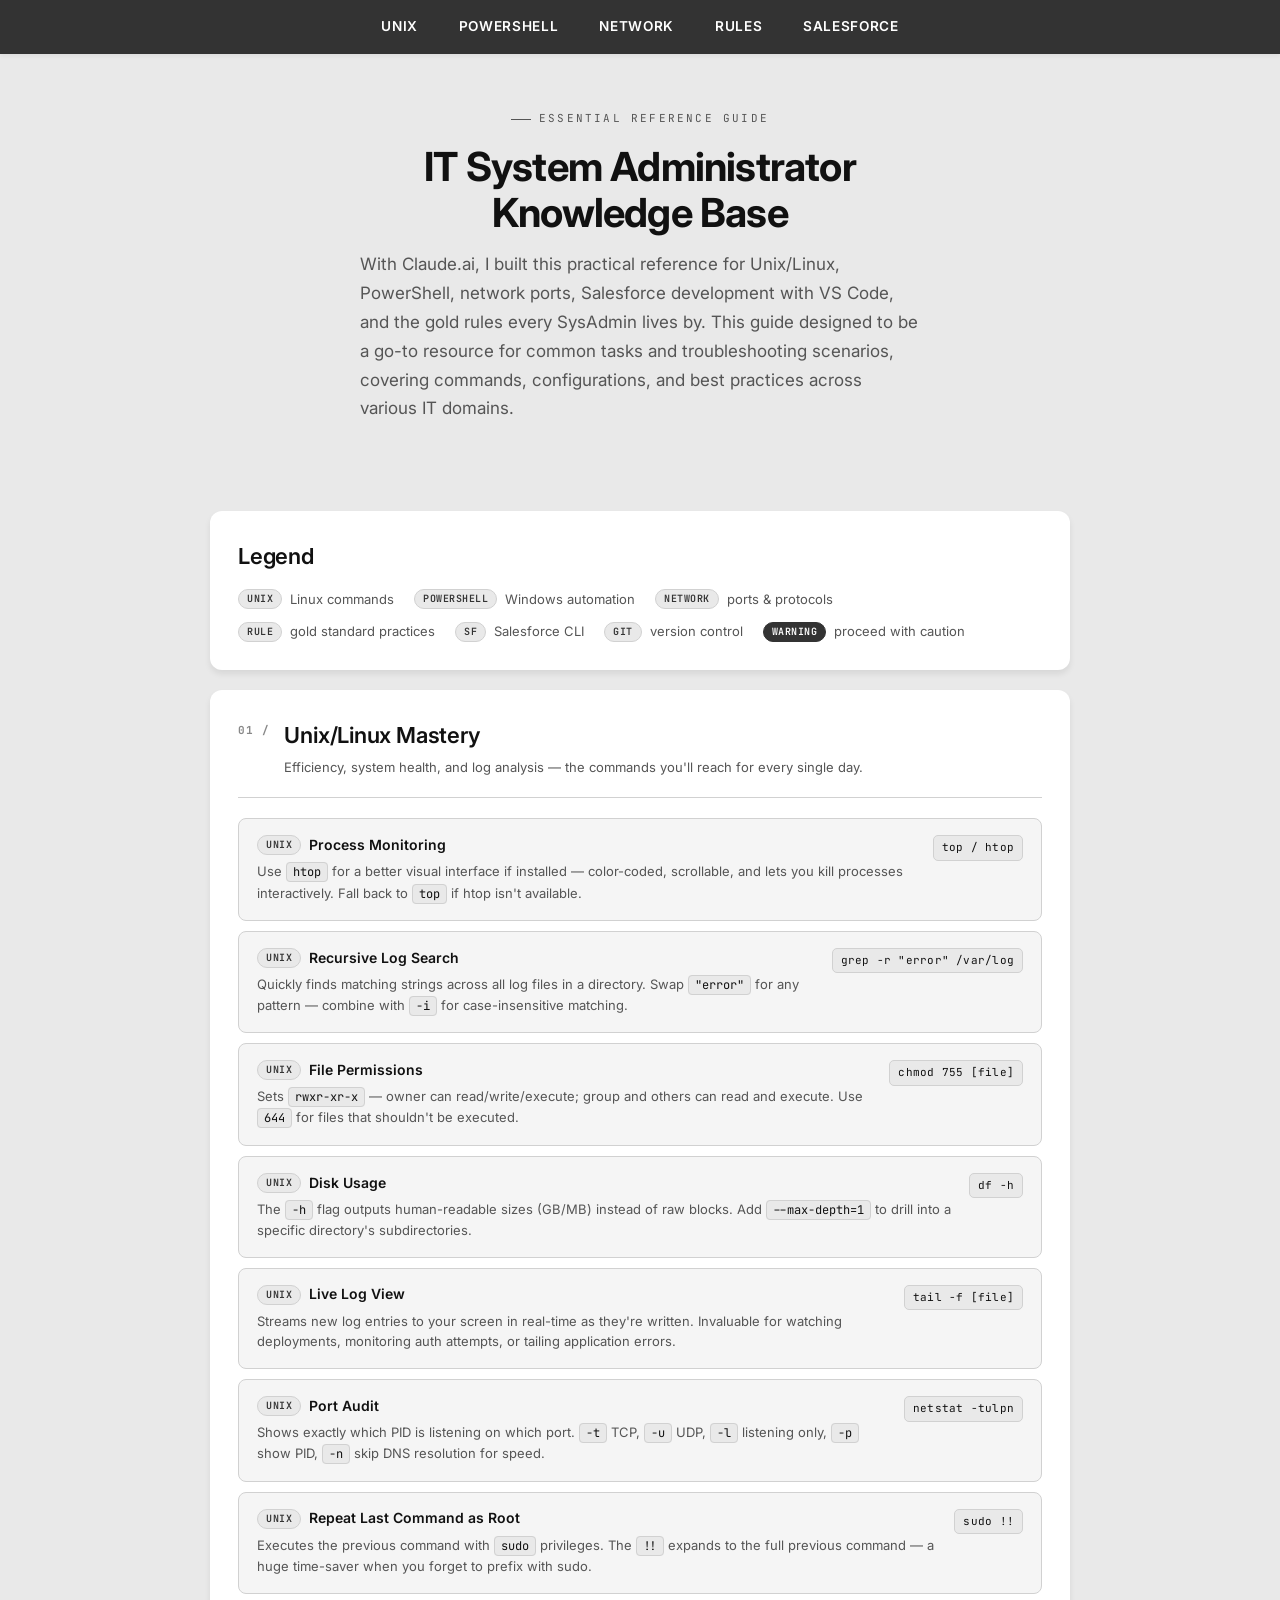
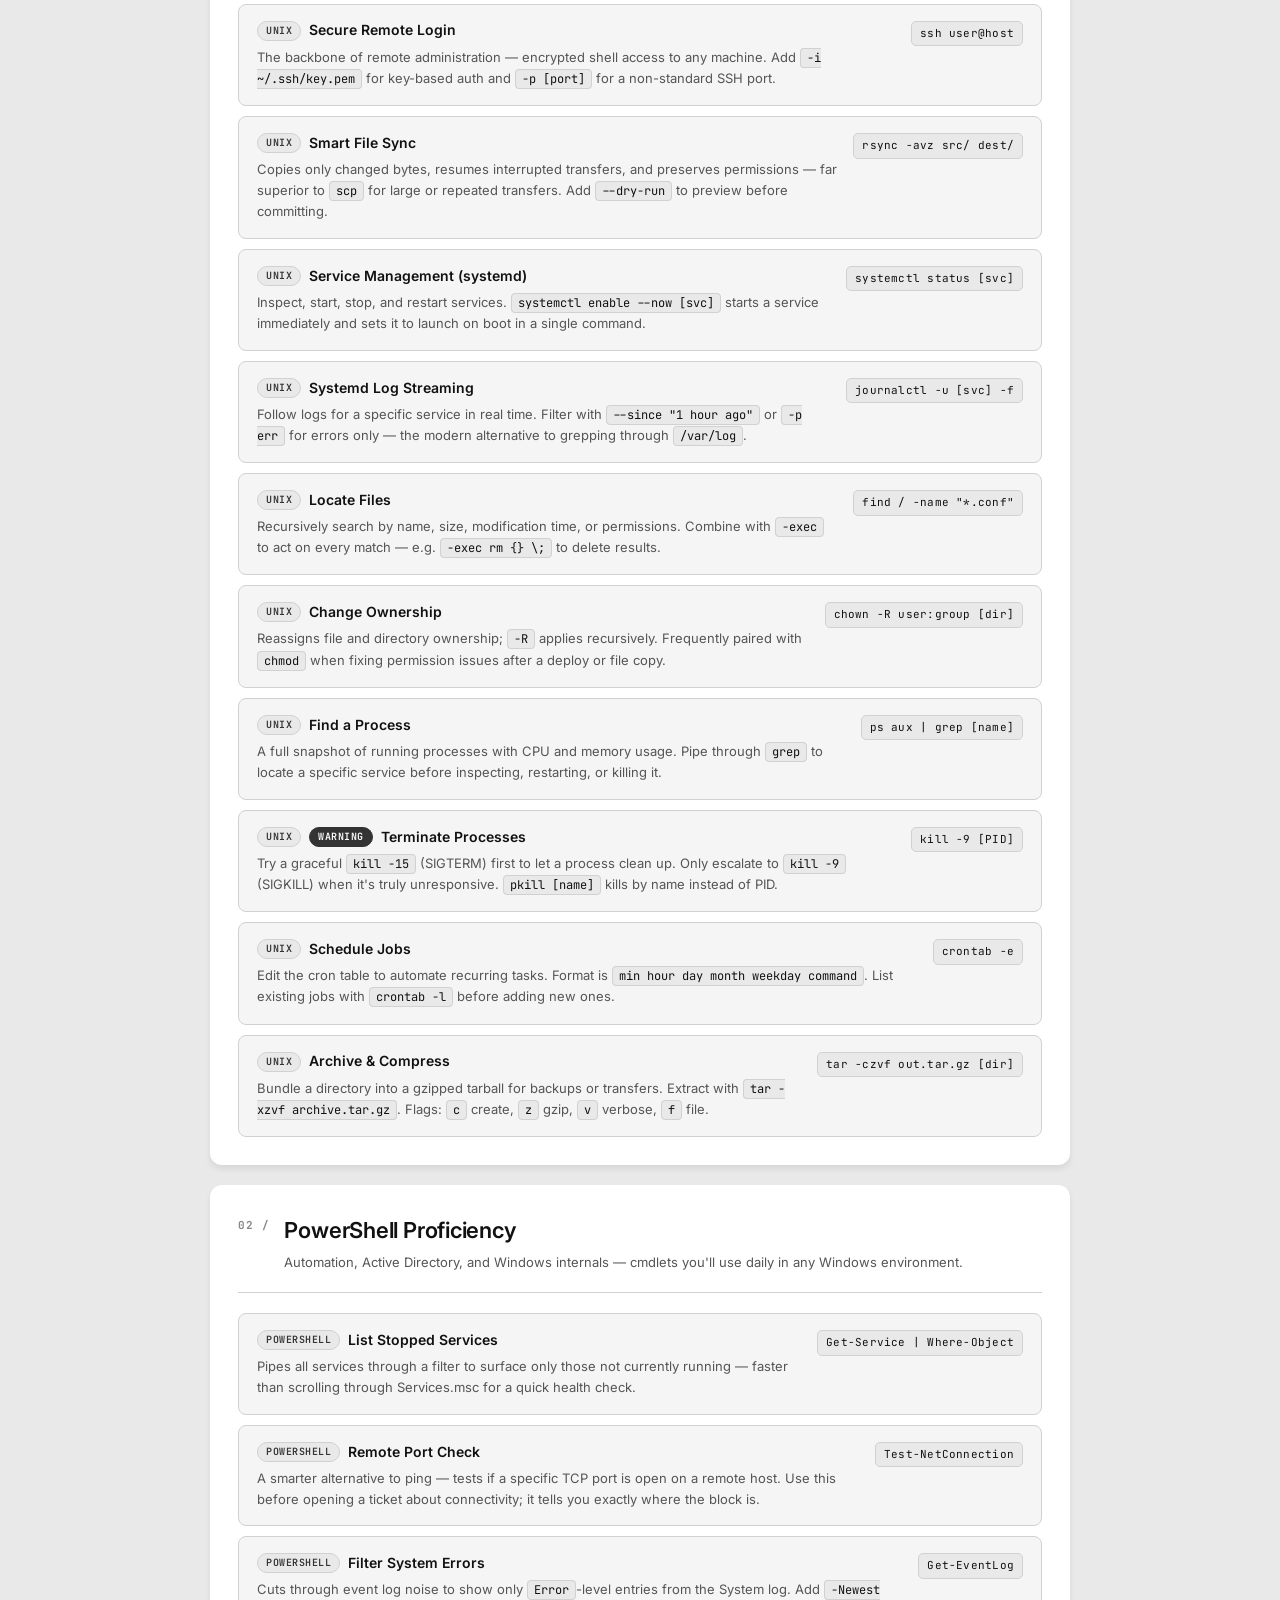
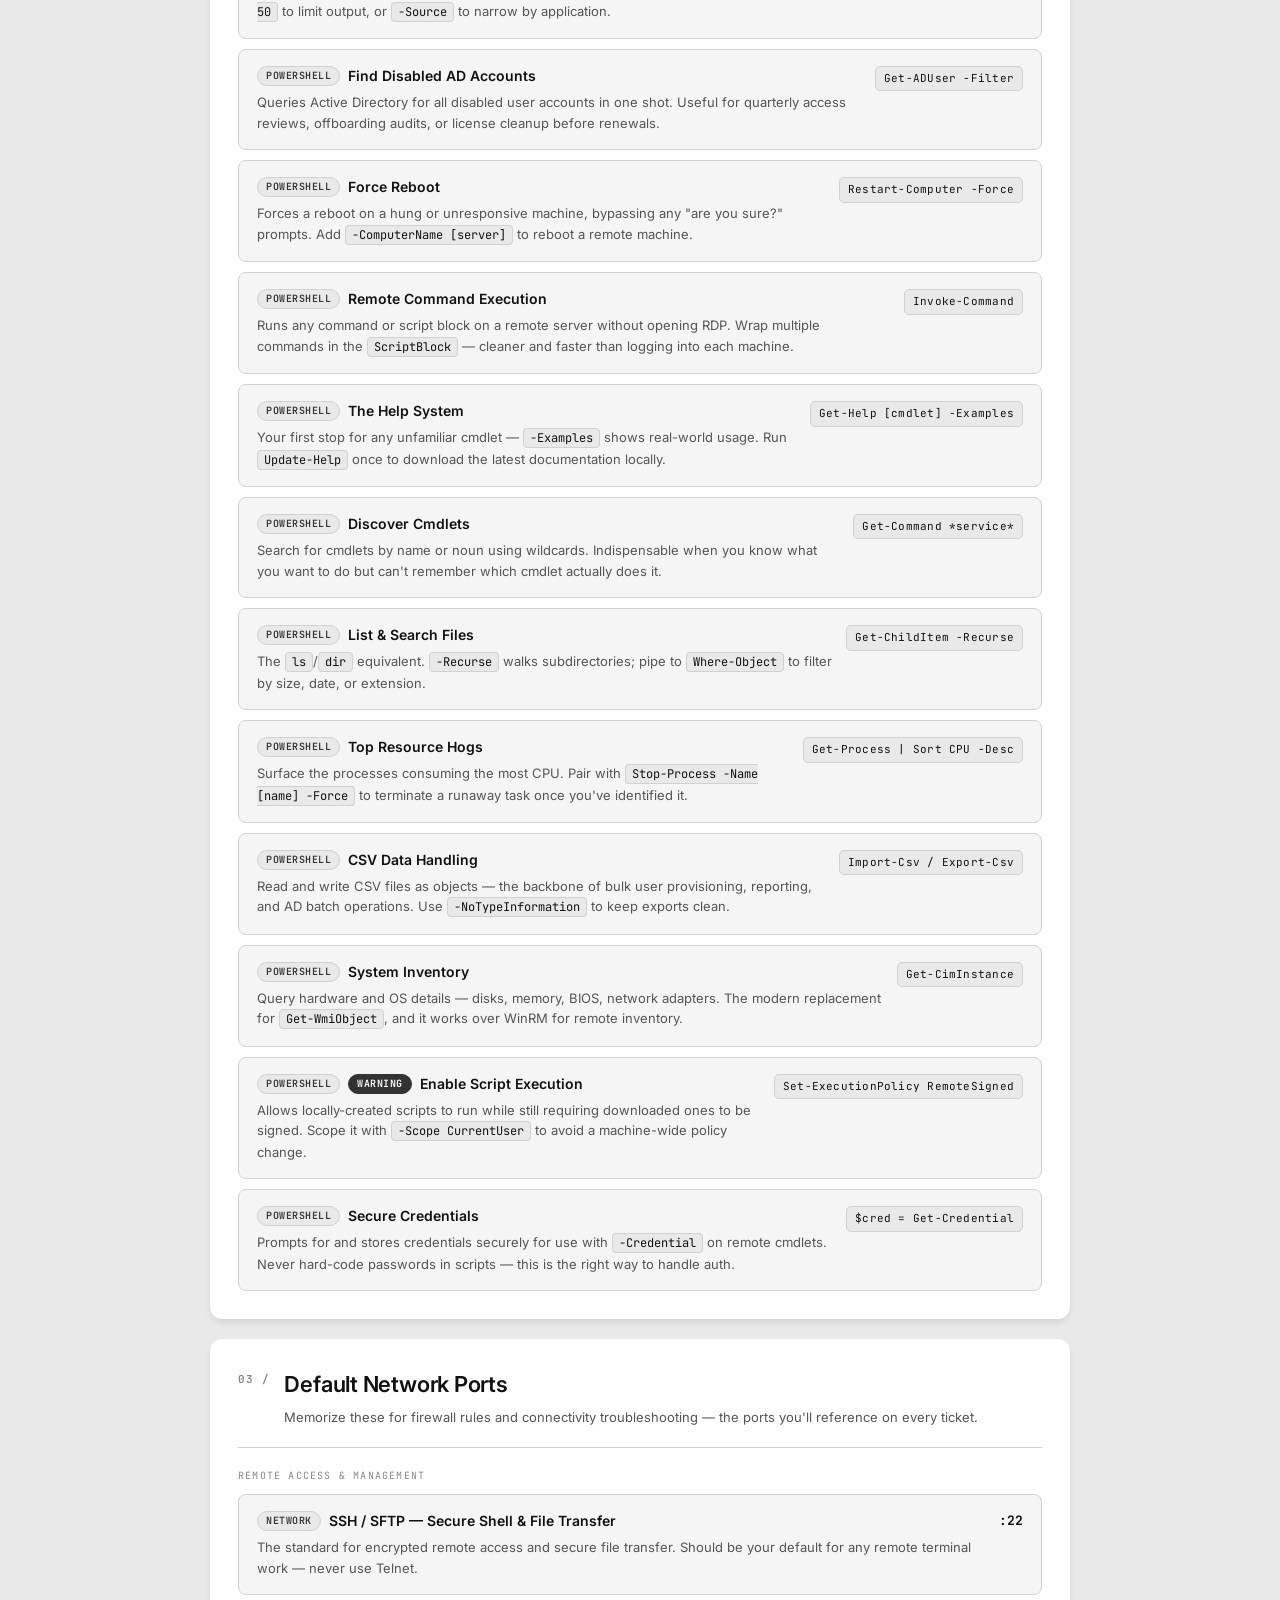
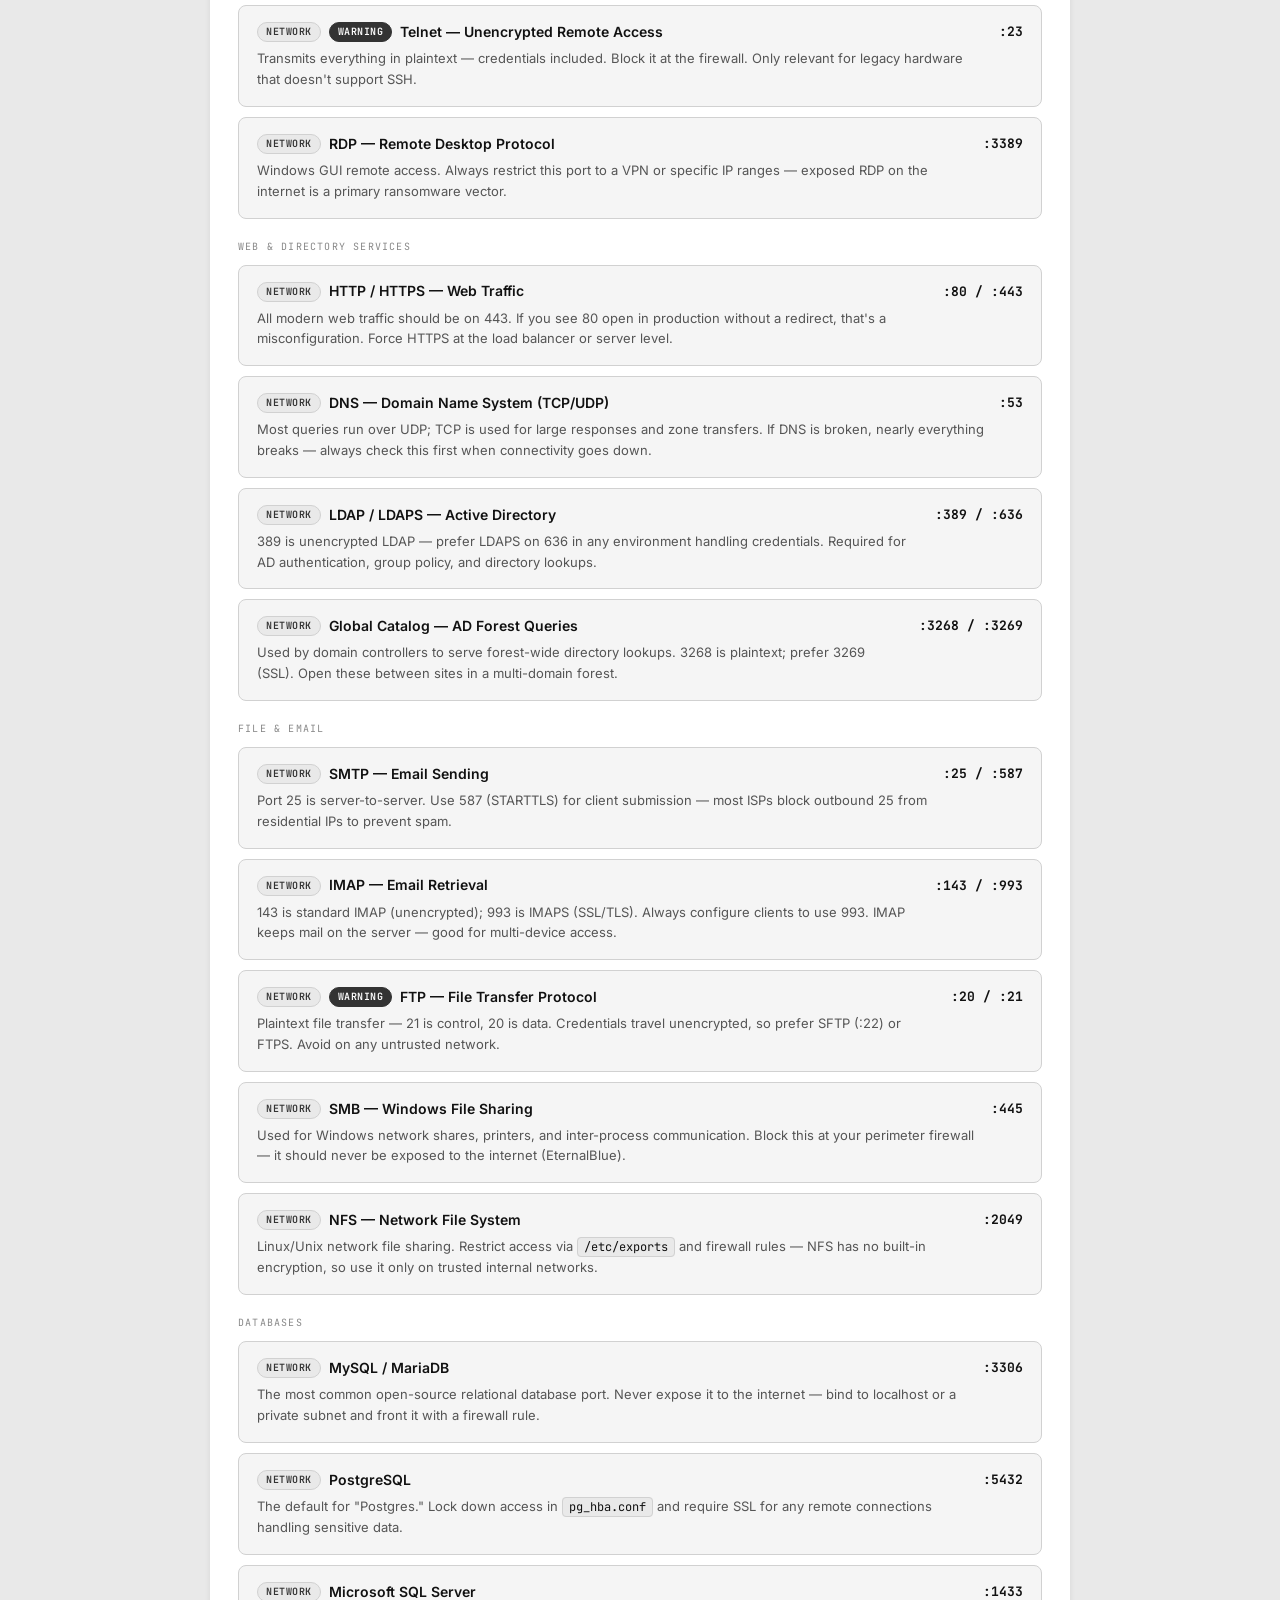
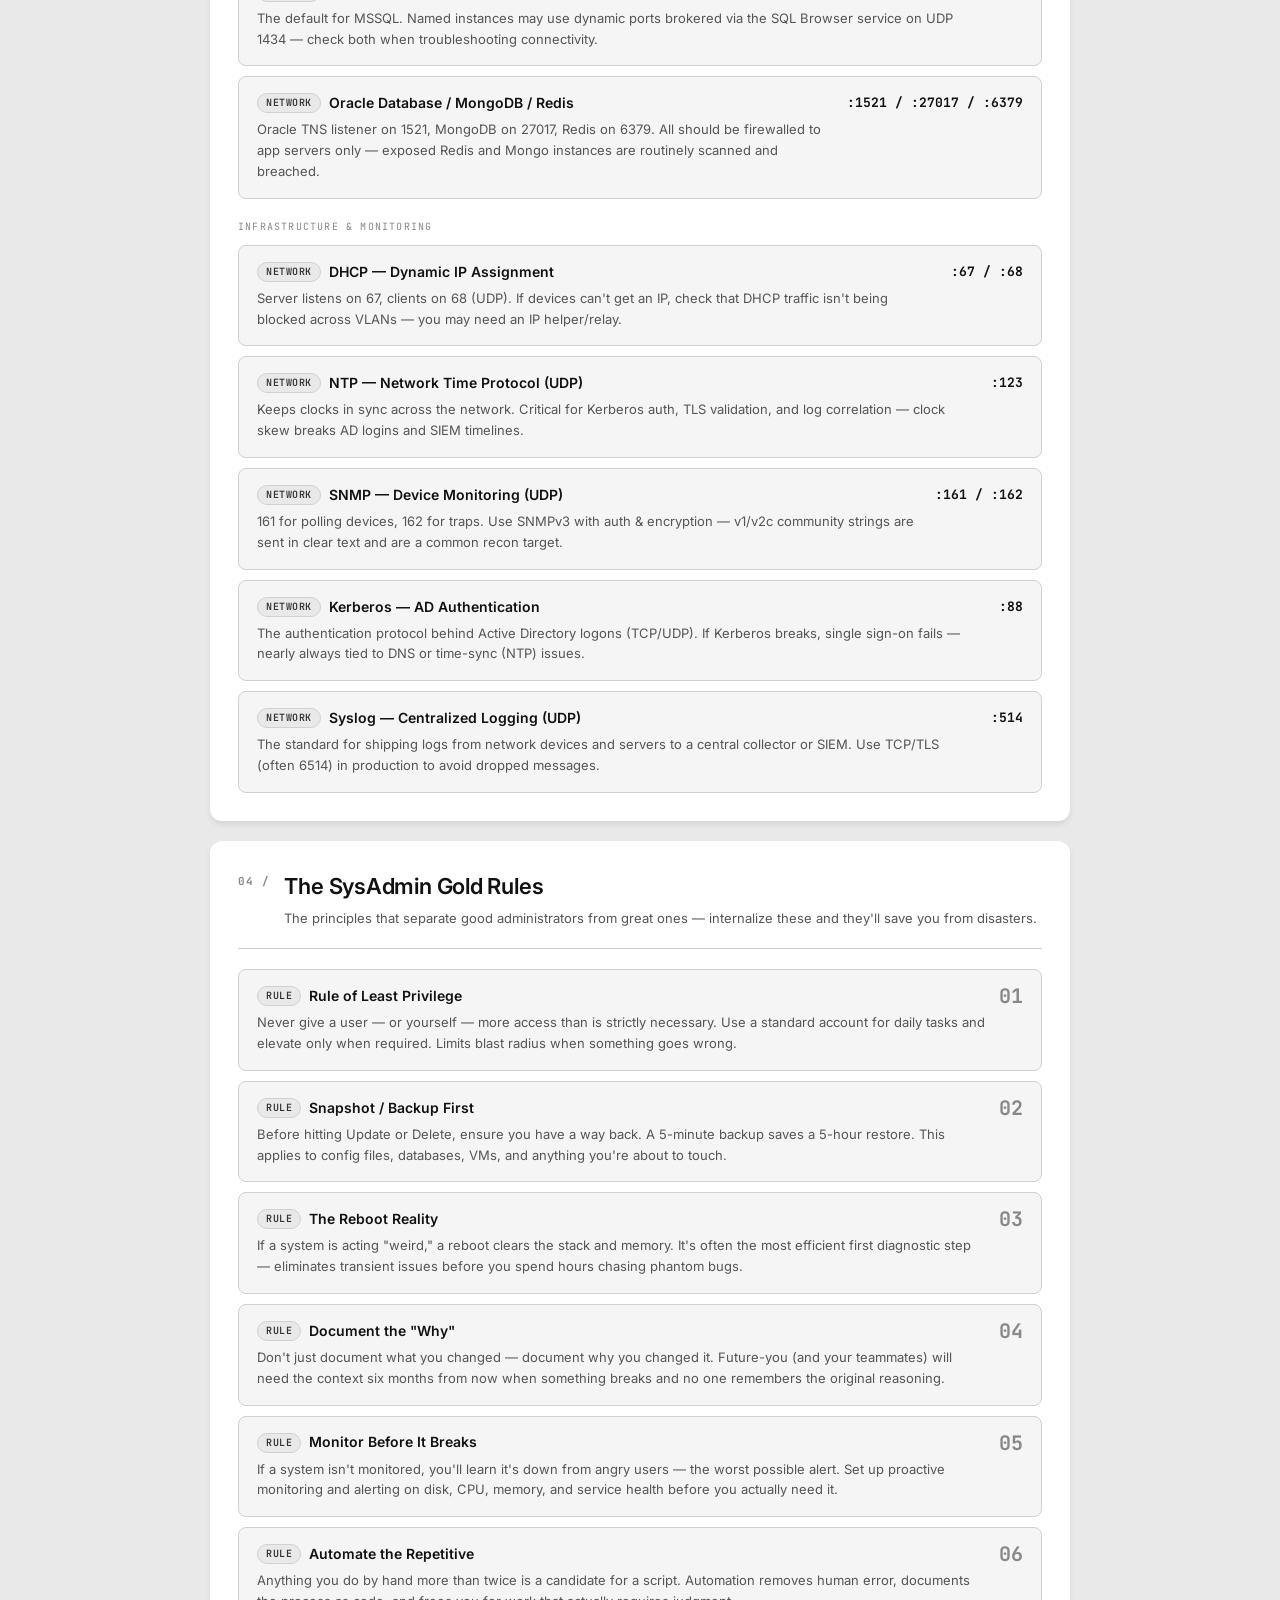
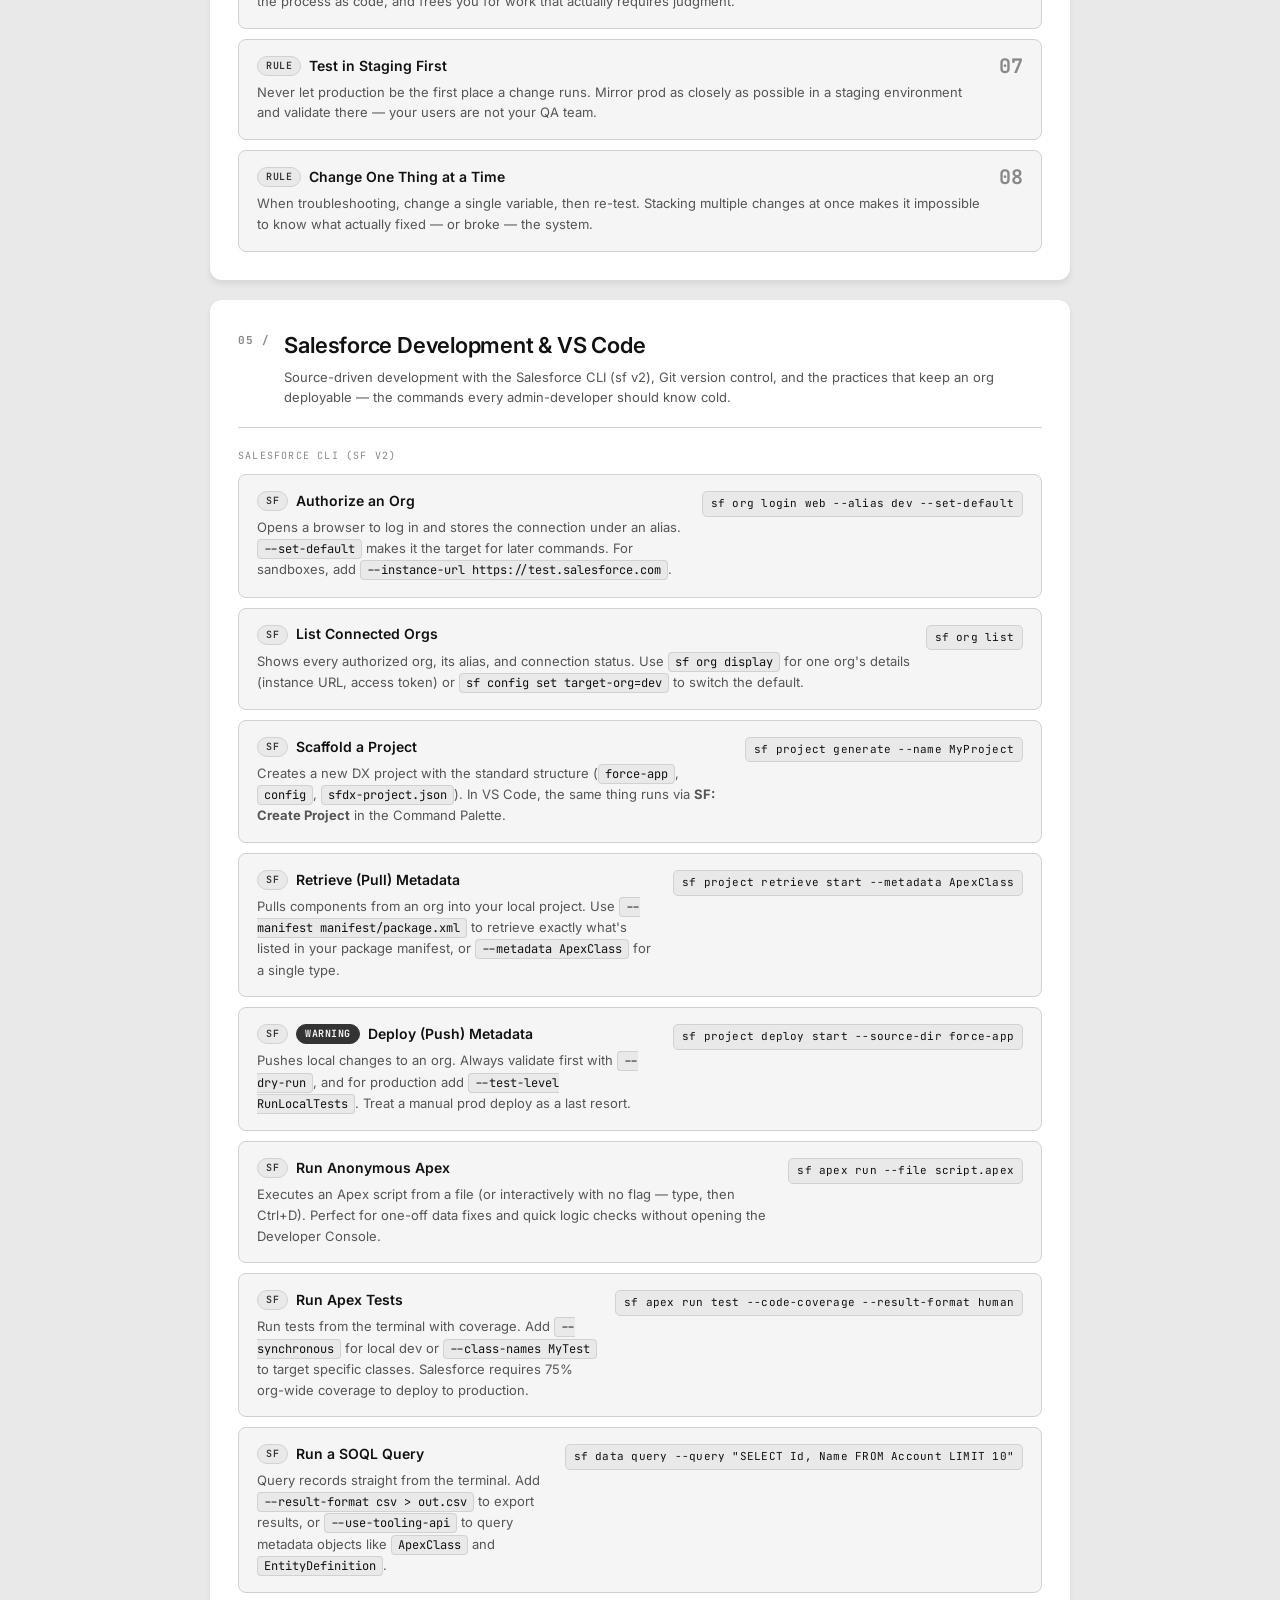
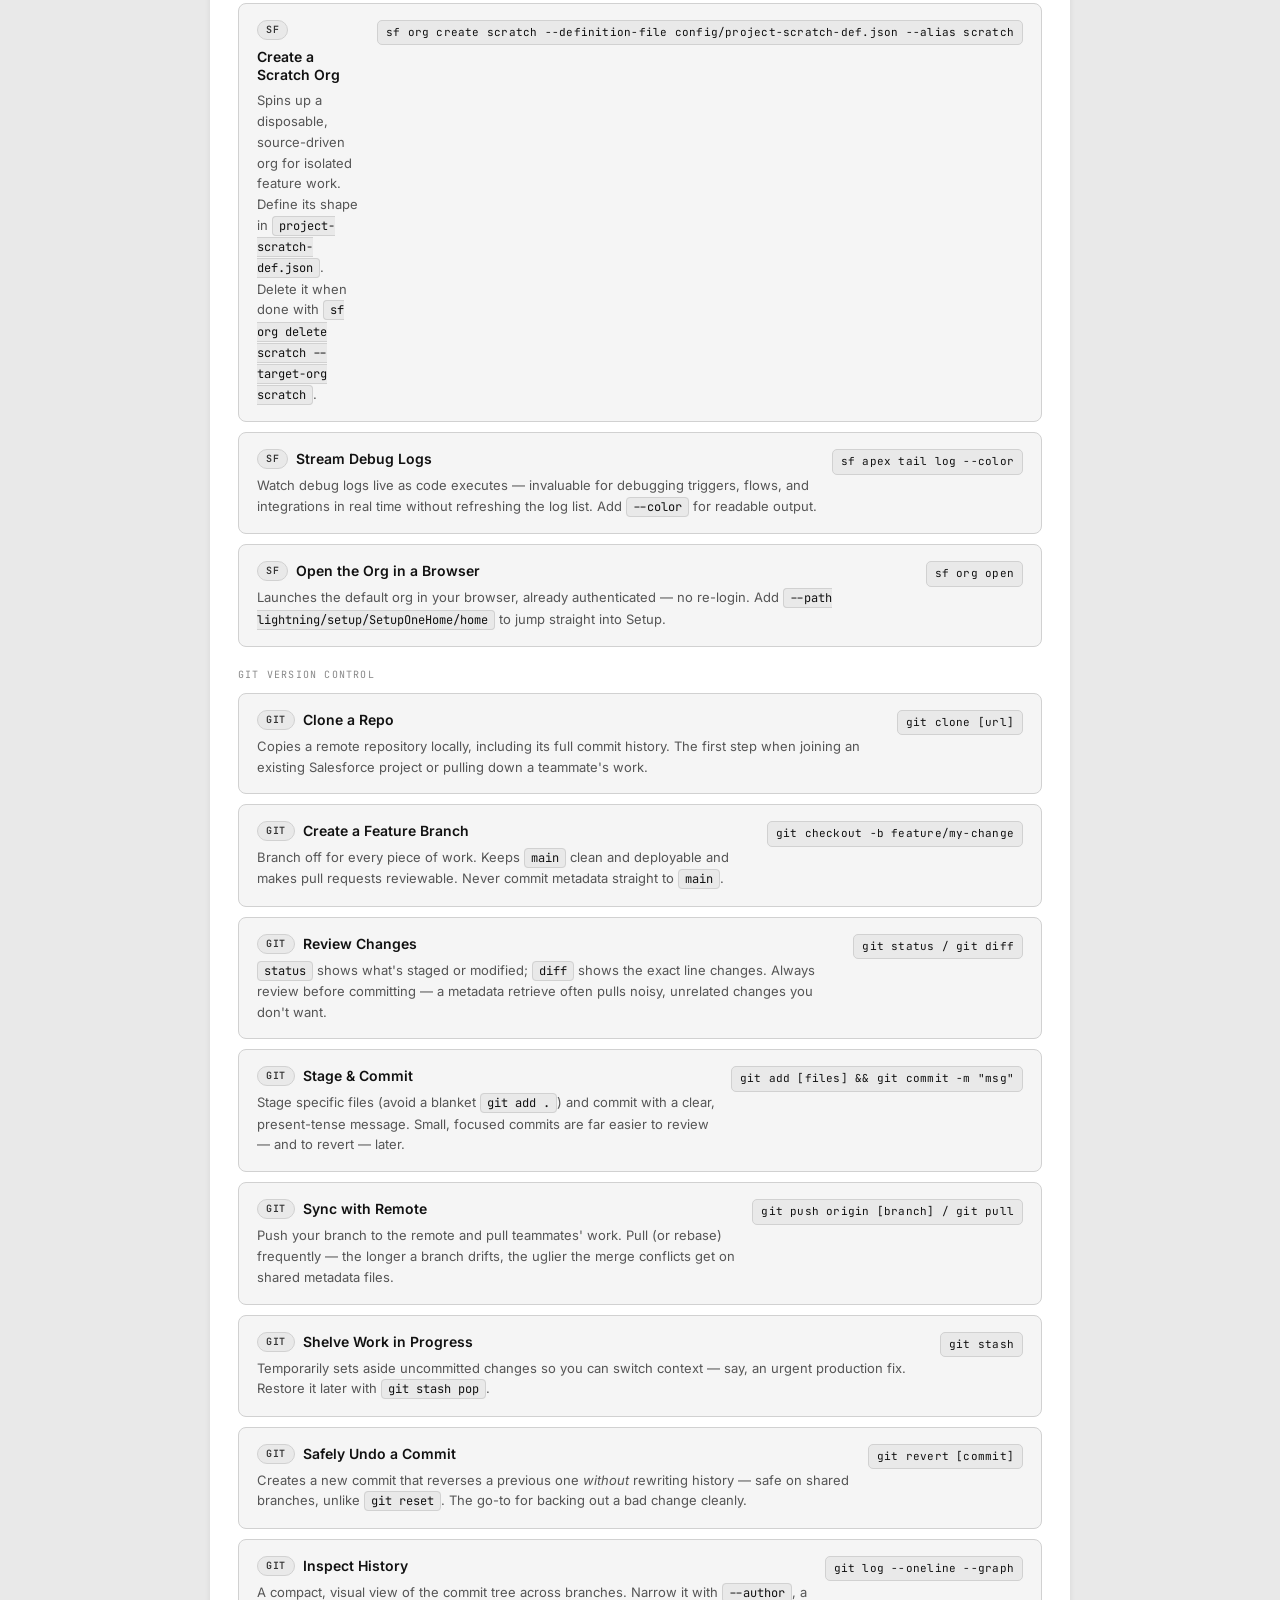
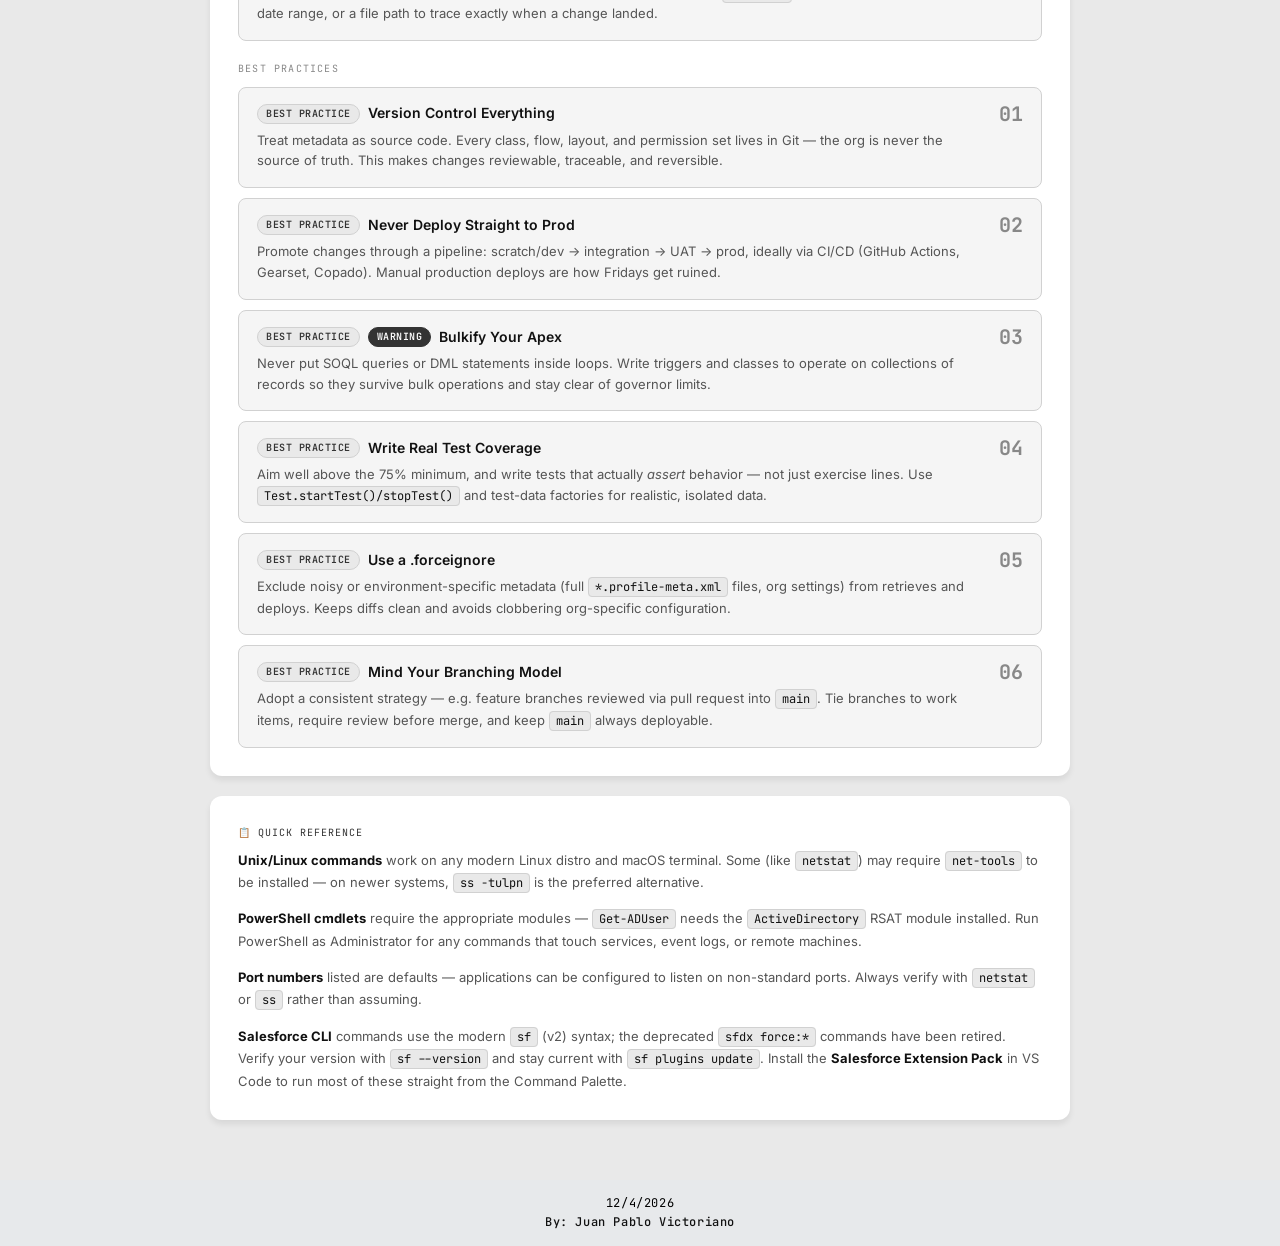
<file: cheat-sheet.html>
<!DOCTYPE html>
<html lang="en">
<head>
<meta charset="UTF-8">
<meta name="viewport" content="width=device-width, initial-scale=1.0">
<meta name="description" content="IT System Administrator Knowledge Base — Unix/Linux, PowerShell, network ports, Salesforce development with VS Code, and the gold rules every SysAdmin lives by.">
<meta name="theme-color" content="#333333">
<title>IT SysAdmin Essential Guide</title>
 
<link rel="preconnect" href="https://fonts.googleapis.com">
<link rel="preconnect" href="https://fonts.gstatic.com" crossorigin>
<link href="https://fonts.googleapis.com/css2?family=Inter:wght@400;500;600;700&family=JetBrains+Mono:wght@400;600;700&display=swap" rel="stylesheet">
 
<style>
/* =========================================================
   Design tokens — same palette as the portfolio
   ========================================================= */
:root {
    --color-bg:        #e9e9e9;
    --color-surface:   #ffffff;
    --color-surface2:  #f5f5f5;
    --color-text:      #111111;
    --color-muted:     #555555;
    --color-accent:    #333333;
    --color-border:    #d1d1d1;
    --color-dim:       #888888;
 
    --shadow-sm: 0 2px 4px rgba(0, 0, 0, 0.05);
    --shadow-md: 0 4px 6px rgba(0, 0, 0, 0.08);
    --shadow-lg: 0 8px 20px rgba(0, 0, 0, 0.12);
 
    --radius-sm: 8px;
    --radius-md: 12px;
 
    --container: 900px;
    --nav-height: 52px;
 
    --transition: 0.2s ease;
    --reveal: 0.6s cubic-bezier(0.22, 1, 0.36, 1);
 
    --font-sans: 'Inter', system-ui, -apple-system, BlinkMacSystemFont, sans-serif;
    --font-mono: 'JetBrains Mono', ui-monospace, SFMono-Regular, Menlo, monospace;
}
 
/* =========================================================
   Base
   ========================================================= */
*,
*::before,
*::after {
    box-sizing: border-box;
    margin: 0;
    padding: 0;
}
 
html {
    scroll-behavior: smooth;
    scroll-padding-top: calc(var(--nav-height) + 12px);
}
 
body {
    font-family: var(--font-sans);
    background: var(--color-bg);
    color: var(--color-text);
    line-height: 1.6;
    min-height: 100vh;
    display: flex;
    flex-direction: column;
    -webkit-font-smoothing: antialiased;
    text-rendering: optimizeLegibility;
}
 
img { max-width: 100%; display: block; }
 
/* =========================================================
   Typography
   ========================================================= */
h1 {
    font-size: clamp(1.75rem, 4vw + 0.5rem, 2.5rem);
    font-weight: 700;
    line-height: 1.15;
    letter-spacing: -0.02em;
    margin-bottom: 0.875rem;
}
 
h2 {
    font-size: clamp(1.125rem, 1vw + 0.9rem, 1.375rem);
    font-weight: 600;
    letter-spacing: -0.01em;
    color: var(--color-text);
}
 
/* =========================================================
   Navigation (sticky)
   ========================================================= */
nav {
    background-color: var(--color-accent);
    padding: 0.6rem 1rem;
    position: sticky;
    top: 0;
    z-index: 100;
    box-shadow: var(--shadow-sm);
}
 
.nav-inner {
    max-width: var(--container);
    margin: 0 auto;
    display: flex;
    flex-wrap: wrap;
    justify-content: center;
    gap: 0.25rem 1.25rem;
}
 
nav a {
    color: #fff;
    padding: 0.4rem 0.65rem;
    font-weight: 600;
    font-size: 0.85rem;
    text-transform: uppercase;
    letter-spacing: 0.05em;
    text-decoration: none;
    border-radius: var(--radius-sm);
    transition: background-color var(--transition);
}
 
nav a:hover { background-color: rgba(255, 255, 255, 0.12); }
nav a:focus-visible {
    outline: 2px solid #fff;
    outline-offset: 2px;
}
 
/* =========================================================
   Header
   ========================================================= */
header {
    background-color: var(--color-bg);
    text-align: center;
    padding: 3rem 1.25rem 2.5rem;
}
 
.header-inner {
    max-width: var(--container);
    margin: 0 auto;
}
 
.header-label {
    font-family: var(--font-mono);
    font-size: 11px;
    letter-spacing: 0.2em;
    text-transform: uppercase;
    color: var(--color-muted);
    margin-bottom: 1rem;
    display: inline-flex;
    align-items: center;
    gap: 0.5rem;
}
 
.header-label::before {
    content: '';
    display: inline-block;
    width: 20px;
    height: 1px;
    background: var(--color-muted);
}
 
.header-desc {
    font-size: clamp(0.95rem, 1vw + 0.7rem, 1.0625rem);
    color: var(--color-muted);
    max-width: 560px;
    margin: 0 auto 1.75rem;
    line-height: 1.7;
}
 
.header-stats {
    display: flex;
    gap: 1.5rem;
    flex-wrap: wrap;
    justify-content: center;
}
 
.stat {
    display: flex;
    flex-direction: column;
    gap: 2px;
    align-items: center;
}
 
.stat-val {
    font-family: var(--font-mono);
    font-size: 1.25rem;
    font-weight: 700;
    color: var(--color-text);
}
 
.stat-label {
    font-size: 11px;
    color: var(--color-muted);
    letter-spacing: 0.05em;
    text-transform: uppercase;
}
 
/* =========================================================
   Main
   ========================================================= */
main {
    width: 100%;
    max-width: var(--container);
    margin: 0 auto;
    padding: 1.25rem;
    flex: 1;
}
 
/* =========================================================
   Sections (white cards) — portfolio pattern
   ========================================================= */
section {
    background-color: var(--color-surface);
    margin-bottom: 1.25rem;
    padding: 1.75rem;
    border-radius: var(--radius-md);
    box-shadow: var(--shadow-md);
 
    opacity: 0;
    transform: translateY(12px);
    transition: opacity var(--reveal), transform var(--reveal);
}
 
section.is-visible {
    opacity: 1;
    transform: translateY(0);
}
 
section:last-of-type { margin-bottom: 0; }
 
/* =========================================================
   Legend
   ========================================================= */
.legend ul {
    list-style: none;
    display: flex;
    gap: 0.75rem 1.25rem;
    flex-wrap: wrap;
    margin-top: 0.875rem;
}
 
.legend li {
    display: flex;
    align-items: center;
    gap: 0.5rem;
    font-size: 0.8125rem;
    color: var(--color-muted);
}
 
/* =========================================================
   Pills
   ========================================================= */
.pill {
    display: inline-flex;
    align-items: center;
    height: 20px;
    padding: 0 0.5rem;
    border-radius: 10px;
    font-family: var(--font-mono);
    font-size: 10px;
    font-weight: 600;
    letter-spacing: 0.05em;
    text-transform: uppercase;
    background: var(--color-bg);
    color: var(--color-accent);
    border: 1px solid var(--color-border);
    white-space: nowrap;
}
 
/* Warning pill — inverted for visual distinction */
.pill-tip {
    background: var(--color-accent);
    color: #fff;
    border-color: var(--color-accent);
}
 
/* =========================================================
   Phase header (inside each section)
   ========================================================= */
.phase-header {
    display: flex;
    align-items: flex-start;
    gap: 0.875rem;
    margin-bottom: 1.25rem;
    padding-bottom: 1.25rem;
    border-bottom: 1px solid var(--color-border);
}
 
.phase-num {
    font-family: var(--font-mono);
    font-size: 0.6875rem;
    font-weight: 700;
    color: var(--color-dim);
    letter-spacing: 0.1em;
    padding-top: 4px;
    min-width: 32px;
}
 
.phase-title-block { flex: 1; min-width: 0; }
 
.phase-subtitle {
    font-size: 0.8125rem;
    color: var(--color-muted);
    line-height: 1.55;
    margin-top: 0.25rem;
}
 
/* =========================================================
   Cards (commands, ports, rules)
   ========================================================= */
.cards {
    list-style: none;
    display: flex;
    flex-direction: column;
    gap: 0.625rem;
}
 
.card {
    background: var(--color-surface2);
    border: 1px solid var(--color-border);
    border-radius: var(--radius-sm);
    padding: 1rem 1.125rem;
    display: grid;
    grid-template-columns: 1fr auto;
    gap: 0.875rem;
    align-items: start;
    transition: border-color var(--transition), background-color var(--transition);
}
 
.card:hover {
    border-color: var(--color-accent);
    background: var(--color-surface);
}
 
.card-left { min-width: 0; }
 
.card-top {
    display: flex;
    align-items: center;
    gap: 0.5rem;
    margin-bottom: 0.375rem;
    flex-wrap: wrap;
}
 
.card-title {
    font-size: 0.875rem;
    font-weight: 600;
    color: var(--color-text);
    line-height: 1.3;
}
 
.card-desc {
    font-size: 0.8125rem;
    color: var(--color-muted);
    line-height: 1.6;
}
 
.card-right {
    display: flex;
    flex-direction: column;
    align-items: flex-end;
    gap: 0.375rem;
    flex-shrink: 0;
}
 
/* Code badge on the right */
.card-code {
    font-family: var(--font-mono);
    font-size: 0.6875rem;
    color: var(--color-text);
    background: var(--color-bg);
    border: 1px solid var(--color-border);
    border-radius: 5px;
    padding: 0.1875rem 0.5rem;
    white-space: nowrap;
    letter-spacing: 0.02em;
}
 
/* Port number on the right */
.card-port {
    font-family: var(--font-mono);
    font-size: 0.8125rem;
    font-weight: 700;
    color: var(--color-text);
    white-space: nowrap;
}
 
/* Rule number on the right */
.card-rule-num {
    font-family: var(--font-mono);
    font-size: 1.25rem;
    font-weight: 700;
    color: var(--color-dim);
    line-height: 1;
}
 
/* =========================================================
   Inline code
   ========================================================= */
code {
    font-family: var(--font-mono);
    font-size: 0.75rem;
    background: var(--color-bg);
    border: 1px solid var(--color-border);
    border-radius: 4px;
    padding: 1px 0.375rem;
    color: var(--color-text);
}
 
/* =========================================================
   Port groups (within Network section)
   ========================================================= */
.port-group + .port-group {
    margin-top: 1.25rem;
}
 
.port-group-label {
    font-family: var(--font-mono);
    font-size: 0.625rem;
    letter-spacing: 0.12em;
    text-transform: uppercase;
    color: var(--color-dim);
    margin-bottom: 0.625rem;
}
 
/* =========================================================
   Quick Reference (footer note styled as a section)
   ========================================================= */
.quick-ref {
    font-size: 0.8125rem;
    color: var(--color-muted);
    line-height: 1.7;
}
 
.quick-ref strong { color: var(--color-text); }
 
.quick-ref p + p { margin-top: 0.875rem; }
 
.tip-label {
    font-family: var(--font-mono);
    font-size: 0.625rem;
    letter-spacing: 0.1em;
    text-transform: uppercase;
    color: var(--color-accent);
    margin-bottom: 0.5rem;
    display: block;
}
 
/* =========================================================
   Footer
   ========================================================= */
footer {
    background-color: #e7e9eb;
    color: #000000;
    text-align: center;
    padding: 0.875rem 1rem;
    margin-top: 2.5rem;
    font-family: var(--font-mono);
    font-size: 0.75rem;
    letter-spacing: 0.05em;
}
 
footer p { margin: 0; }
 
/* =========================================================
   Links
   ========================================================= */
a {
    color: var(--color-text);
    text-decoration: none;
    font-weight: 500;
    transition: color var(--transition);
}
 
main a:hover {
    text-decoration: underline;
    text-underline-offset: 3px;
}
 
a:focus-visible {
    outline: 2px solid var(--color-accent);
    outline-offset: 2px;
    border-radius: 2px;
}
 
/* =========================================================
   Responsive
   ========================================================= */
@media (max-width: 768px) {
    main { padding: 1rem; }
    section { padding: 1.5rem; }
}
 
@media (max-width: 600px) {
    header { padding: 2rem 1rem 1.75rem; }
 
    section { padding: 1.25rem; }
 
    .card {
        grid-template-columns: 1fr;
        gap: 0.625rem;
    }
 
    .card-right {
        flex-direction: row;
        align-items: center;
        justify-content: flex-start;
    }
 
    .header-stats { gap: 1rem; }
 
    .nav-inner { gap: 0.25rem 0.5rem; }
 
    nav a {
        padding: 0.4rem 0.5rem;
        font-size: 0.78rem;
    }
 
    .phase-header {
        flex-wrap: wrap;
        gap: 0.5rem;
    }
 
    .phase-num { min-width: auto; }
}
 
/* =========================================================
   Reduced motion
   ========================================================= */
@media (prefers-reduced-motion: reduce) {
    html { scroll-behavior: auto; }
 
    section,
    section.is-visible {
        opacity: 1;
        transform: none;
        transition: none;
    }
 
    *,
    *::before,
    *::after {
        animation-duration: 0.01ms !important;
        animation-iteration-count: 1 !important;
        transition-duration: 0.01ms !important;
    }
}
</style>
</head>
<body>
 
<nav aria-label="Primary">
    <div class="nav-inner">
        <a href="#unix">Unix</a>
        <a href="#powershell">PowerShell</a>
        <a href="#network">Network</a>
        <a href="#rules">Rules</a>
        <a href="#salesforce">Salesforce</a>
    </div>
</nav>
 
<header>
    <div class="header-inner">
        <div class="header-label">Essential Reference Guide</div>
        <h1>IT System Administrator<br>Knowledge Base</h1>
        <p class="header-desc" style="text-align: left;">
  With Claude.ai, I built this practical reference for Unix/Linux, PowerShell, network ports, Salesforce development with VS Code, and the gold rules every SysAdmin lives by. 
  This guide designed to be a go-to resource for common tasks and troubleshooting scenarios, covering commands, configurations, and best practices across various IT domains.
</p>
    </div>
</header>
 
<main>
 
    <section class="legend" aria-label="Legend">
        <h2>Legend</h2>
        <ul>
            <li><span class="pill pill-unix">Unix</span> Linux commands</li>
            <li><span class="pill pill-powershell">PowerShell</span> Windows automation</li>
            <li><span class="pill pill-network">Network</span> ports &amp; protocols</li>
            <li><span class="pill pill-rule">Rule</span> gold standard practices</li>
            <li><span class="pill pill-sf">SF</span> Salesforce CLI</li>
            <li><span class="pill pill-git">Git</span> version control</li>
            <li><span class="pill pill-tip">Warning</span> proceed with caution</li>
        </ul>
    </section>
 
    <!-- SECTION 1 -->
    <section id="unix" class="phase phase-1">
        <div class="phase-header">
            <span class="phase-num">01 /</span>
            <div class="phase-title-block">
                <h2>Unix/Linux Mastery</h2>
                <div class="phase-subtitle">Efficiency, system health, and log analysis &mdash; the commands you'll reach for every single day.</div>
            </div>
        </div>
 
        <ul class="cards">
            <li class="card">
                <div class="card-left">
                    <div class="card-top">
                        <span class="pill pill-unix">Unix</span>
                        <span class="card-title">Process Monitoring</span>
                    </div>
                    <div class="card-desc">Use <code>htop</code> for a better visual interface if installed &mdash; color-coded, scrollable, and lets you kill processes interactively. Fall back to <code>top</code> if htop isn't available.</div>
                </div>
                <div class="card-right">
                    <span class="card-code">top / htop</span>
                </div>
            </li>
 
            <li class="card">
                <div class="card-left">
                    <div class="card-top">
                        <span class="pill pill-unix">Unix</span>
                        <span class="card-title">Recursive Log Search</span>
                    </div>
                    <div class="card-desc">Quickly finds matching strings across all log files in a directory. Swap <code>"error"</code> for any pattern &mdash; combine with <code>-i</code> for case-insensitive matching.</div>
                </div>
                <div class="card-right">
                    <span class="card-code">grep -r "error" /var/log</span>
                </div>
            </li>
 
            <li class="card">
                <div class="card-left">
                    <div class="card-top">
                        <span class="pill pill-unix">Unix</span>
                        <span class="card-title">File Permissions</span>
                    </div>
                    <div class="card-desc">Sets <code>rwxr-xr-x</code> &mdash; owner can read/write/execute; group and others can read and execute. Use <code>644</code> for files that shouldn't be executed.</div>
                </div>
                <div class="card-right">
                    <span class="card-code">chmod 755 [file]</span>
                </div>
            </li>
 
            <li class="card">
                <div class="card-left">
                    <div class="card-top">
                        <span class="pill pill-unix">Unix</span>
                        <span class="card-title">Disk Usage</span>
                    </div>
                    <div class="card-desc">The <code>-h</code> flag outputs human-readable sizes (GB/MB) instead of raw blocks. Add <code>--max-depth=1</code> to drill into a specific directory's subdirectories.</div>
                </div>
                <div class="card-right">
                    <span class="card-code">df -h</span>
                </div>
            </li>
 
            <li class="card">
                <div class="card-left">
                    <div class="card-top">
                        <span class="pill pill-unix">Unix</span>
                        <span class="card-title">Live Log View</span>
                    </div>
                    <div class="card-desc">Streams new log entries to your screen in real-time as they're written. Invaluable for watching deployments, monitoring auth attempts, or tailing application errors.</div>
                </div>
                <div class="card-right">
                    <span class="card-code">tail -f [file]</span>
                </div>
            </li>
 
            <li class="card">
                <div class="card-left">
                    <div class="card-top">
                        <span class="pill pill-unix">Unix</span>
                        <span class="card-title">Port Audit</span>
                    </div>
                    <div class="card-desc">Shows exactly which PID is listening on which port. <code>-t</code> TCP, <code>-u</code> UDP, <code>-l</code> listening only, <code>-p</code> show PID, <code>-n</code> skip DNS resolution for speed.</div>
                </div>
                <div class="card-right">
                    <span class="card-code">netstat -tulpn</span>
                </div>
            </li>
 
            <li class="card">
                <div class="card-left">
                    <div class="card-top">
                        <span class="pill pill-unix">Unix</span>
                        <span class="card-title">Repeat Last Command as Root</span>
                    </div>
                    <div class="card-desc">Executes the previous command with <code>sudo</code> privileges. The <code>!!</code> expands to the full previous command &mdash; a huge time-saver when you forget to prefix with sudo.</div>
                </div>
                <div class="card-right">
                    <span class="card-code">sudo !!</span>
                </div>
            </li>
 
            <li class="card">
                <div class="card-left">
                    <div class="card-top">
                        <span class="pill pill-unix">Unix</span>
                        <span class="card-title">Secure Remote Login</span>
                    </div>
                    <div class="card-desc">The backbone of remote administration &mdash; encrypted shell access to any machine. Add <code>-i ~/.ssh/key.pem</code> for key-based auth and <code>-p [port]</code> for a non-standard SSH port.</div>
                </div>
                <div class="card-right">
                    <span class="card-code">ssh user@host</span>
                </div>
            </li>
 
            <li class="card">
                <div class="card-left">
                    <div class="card-top">
                        <span class="pill pill-unix">Unix</span>
                        <span class="card-title">Smart File Sync</span>
                    </div>
                    <div class="card-desc">Copies only changed bytes, resumes interrupted transfers, and preserves permissions &mdash; far superior to <code>scp</code> for large or repeated transfers. Add <code>--dry-run</code> to preview before committing.</div>
                </div>
                <div class="card-right">
                    <span class="card-code">rsync -avz src/ dest/</span>
                </div>
            </li>
 
            <li class="card">
                <div class="card-left">
                    <div class="card-top">
                        <span class="pill pill-unix">Unix</span>
                        <span class="card-title">Service Management (systemd)</span>
                    </div>
                    <div class="card-desc">Inspect, start, stop, and restart services. <code>systemctl enable --now [svc]</code> starts a service immediately and sets it to launch on boot in a single command.</div>
                </div>
                <div class="card-right">
                    <span class="card-code">systemctl status [svc]</span>
                </div>
            </li>
 
            <li class="card">
                <div class="card-left">
                    <div class="card-top">
                        <span class="pill pill-unix">Unix</span>
                        <span class="card-title">Systemd Log Streaming</span>
                    </div>
                    <div class="card-desc">Follow logs for a specific service in real time. Filter with <code>--since "1 hour ago"</code> or <code>-p err</code> for errors only &mdash; the modern alternative to grepping through <code>/var/log</code>.</div>
                </div>
                <div class="card-right">
                    <span class="card-code">journalctl -u [svc] -f</span>
                </div>
            </li>
 
            <li class="card">
                <div class="card-left">
                    <div class="card-top">
                        <span class="pill pill-unix">Unix</span>
                        <span class="card-title">Locate Files</span>
                    </div>
                    <div class="card-desc">Recursively search by name, size, modification time, or permissions. Combine with <code>-exec</code> to act on every match &mdash; e.g. <code>-exec rm {} \;</code> to delete results.</div>
                </div>
                <div class="card-right">
                    <span class="card-code">find / -name "*.conf"</span>
                </div>
            </li>
 
            <li class="card">
                <div class="card-left">
                    <div class="card-top">
                        <span class="pill pill-unix">Unix</span>
                        <span class="card-title">Change Ownership</span>
                    </div>
                    <div class="card-desc">Reassigns file and directory ownership; <code>-R</code> applies recursively. Frequently paired with <code>chmod</code> when fixing permission issues after a deploy or file copy.</div>
                </div>
                <div class="card-right">
                    <span class="card-code">chown -R user:group [dir]</span>
                </div>
            </li>
 
            <li class="card">
                <div class="card-left">
                    <div class="card-top">
                        <span class="pill pill-unix">Unix</span>
                        <span class="card-title">Find a Process</span>
                    </div>
                    <div class="card-desc">A full snapshot of running processes with CPU and memory usage. Pipe through <code>grep</code> to locate a specific service before inspecting, restarting, or killing it.</div>
                </div>
                <div class="card-right">
                    <span class="card-code">ps aux | grep [name]</span>
                </div>
            </li>
 
            <li class="card">
                <div class="card-left">
                    <div class="card-top">
                        <span class="pill pill-unix">Unix</span>
                        <span class="pill pill-tip">Warning</span>
                        <span class="card-title">Terminate Processes</span>
                    </div>
                    <div class="card-desc">Try a graceful <code>kill -15</code> (SIGTERM) first to let a process clean up. Only escalate to <code>kill -9</code> (SIGKILL) when it's truly unresponsive. <code>pkill [name]</code> kills by name instead of PID.</div>
                </div>
                <div class="card-right">
                    <span class="card-code">kill -9 [PID]</span>
                </div>
            </li>
 
            <li class="card">
                <div class="card-left">
                    <div class="card-top">
                        <span class="pill pill-unix">Unix</span>
                        <span class="card-title">Schedule Jobs</span>
                    </div>
                    <div class="card-desc">Edit the cron table to automate recurring tasks. Format is <code>min hour day month weekday command</code>. List existing jobs with <code>crontab -l</code> before adding new ones.</div>
                </div>
                <div class="card-right">
                    <span class="card-code">crontab -e</span>
                </div>
            </li>
 
            <li class="card">
                <div class="card-left">
                    <div class="card-top">
                        <span class="pill pill-unix">Unix</span>
                        <span class="card-title">Archive &amp; Compress</span>
                    </div>
                    <div class="card-desc">Bundle a directory into a gzipped tarball for backups or transfers. Extract with <code>tar -xzvf archive.tar.gz</code>. Flags: <code>c</code> create, <code>z</code> gzip, <code>v</code> verbose, <code>f</code> file.</div>
                </div>
                <div class="card-right">
                    <span class="card-code">tar -czvf out.tar.gz [dir]</span>
                </div>
            </li>
        </ul>
    </section>
 
    <!-- SECTION 2 -->
    <section id="powershell" class="phase phase-2">
        <div class="phase-header">
            <span class="phase-num">02 /</span>
            <div class="phase-title-block">
                <h2>PowerShell Proficiency</h2>
                <div class="phase-subtitle">Automation, Active Directory, and Windows internals &mdash; cmdlets you'll use daily in any Windows environment.</div>
            </div>
        </div>
 
        <ul class="cards">
            <li class="card">
                <div class="card-left">
                    <div class="card-top">
                        <span class="pill pill-powershell">PowerShell</span>
                        <span class="card-title">List Stopped Services</span>
                    </div>
                    <div class="card-desc">Pipes all services through a filter to surface only those not currently running &mdash; faster than scrolling through Services.msc for a quick health check.</div>
                </div>
                <div class="card-right">
                    <span class="card-code">Get-Service | Where-Object</span>
                </div>
            </li>
 
            <li class="card">
                <div class="card-left">
                    <div class="card-top">
                        <span class="pill pill-powershell">PowerShell</span>
                        <span class="card-title">Remote Port Check</span>
                    </div>
                    <div class="card-desc">A smarter alternative to ping &mdash; tests if a specific TCP port is open on a remote host. Use this before opening a ticket about connectivity; it tells you exactly where the block is.</div>
                </div>
                <div class="card-right">
                    <span class="card-code">Test-NetConnection</span>
                </div>
            </li>
 
            <li class="card">
                <div class="card-left">
                    <div class="card-top">
                        <span class="pill pill-powershell">PowerShell</span>
                        <span class="card-title">Filter System Errors</span>
                    </div>
                    <div class="card-desc">Cuts through event log noise to show only <code>Error</code>-level entries from the System log. Add <code>-Newest 50</code> to limit output, or <code>-Source</code> to narrow by application.</div>
                </div>
                <div class="card-right">
                    <span class="card-code">Get-EventLog</span>
                </div>
            </li>
 
            <li class="card">
                <div class="card-left">
                    <div class="card-top">
                        <span class="pill pill-powershell">PowerShell</span>
                        <span class="card-title">Find Disabled AD Accounts</span>
                    </div>
                    <div class="card-desc">Queries Active Directory for all disabled user accounts in one shot. Useful for quarterly access reviews, offboarding audits, or license cleanup before renewals.</div>
                </div>
                <div class="card-right">
                    <span class="card-code">Get-ADUser -Filter</span>
                </div>
            </li>
 
            <li class="card">
                <div class="card-left">
                    <div class="card-top">
                        <span class="pill pill-powershell">PowerShell</span>
                        <span class="card-title">Force Reboot</span>
                    </div>
                    <div class="card-desc">Forces a reboot on a hung or unresponsive machine, bypassing any "are you sure?" prompts. Add <code>-ComputerName [server]</code> to reboot a remote machine.</div>
                </div>
                <div class="card-right">
                    <span class="card-code">Restart-Computer -Force</span>
                </div>
            </li>
 
            <li class="card">
                <div class="card-left">
                    <div class="card-top">
                        <span class="pill pill-powershell">PowerShell</span>
                        <span class="card-title">Remote Command Execution</span>
                    </div>
                    <div class="card-desc">Runs any command or script block on a remote server without opening RDP. Wrap multiple commands in the <code>ScriptBlock</code> &mdash; cleaner and faster than logging into each machine.</div>
                </div>
                <div class="card-right">
                    <span class="card-code">Invoke-Command</span>
                </div>
            </li>
 
            <li class="card">
                <div class="card-left">
                    <div class="card-top">
                        <span class="pill pill-powershell">PowerShell</span>
                        <span class="card-title">The Help System</span>
                    </div>
                    <div class="card-desc">Your first stop for any unfamiliar cmdlet &mdash; <code>-Examples</code> shows real-world usage. Run <code>Update-Help</code> once to download the latest documentation locally.</div>
                </div>
                <div class="card-right">
                    <span class="card-code">Get-Help [cmdlet] -Examples</span>
                </div>
            </li>
 
            <li class="card">
                <div class="card-left">
                    <div class="card-top">
                        <span class="pill pill-powershell">PowerShell</span>
                        <span class="card-title">Discover Cmdlets</span>
                    </div>
                    <div class="card-desc">Search for cmdlets by name or noun using wildcards. Indispensable when you know what you want to do but can't remember which cmdlet actually does it.</div>
                </div>
                <div class="card-right">
                    <span class="card-code">Get-Command *service*</span>
                </div>
            </li>
 
            <li class="card">
                <div class="card-left">
                    <div class="card-top">
                        <span class="pill pill-powershell">PowerShell</span>
                        <span class="card-title">List &amp; Search Files</span>
                    </div>
                    <div class="card-desc">The <code>ls</code>/<code>dir</code> equivalent. <code>-Recurse</code> walks subdirectories; pipe to <code>Where-Object</code> to filter by size, date, or extension.</div>
                </div>
                <div class="card-right">
                    <span class="card-code">Get-ChildItem -Recurse</span>
                </div>
            </li>
 
            <li class="card">
                <div class="card-left">
                    <div class="card-top">
                        <span class="pill pill-powershell">PowerShell</span>
                        <span class="card-title">Top Resource Hogs</span>
                    </div>
                    <div class="card-desc">Surface the processes consuming the most CPU. Pair with <code>Stop-Process -Name [name] -Force</code> to terminate a runaway task once you've identified it.</div>
                </div>
                <div class="card-right">
                    <span class="card-code">Get-Process | Sort CPU -Desc</span>
                </div>
            </li>
 
            <li class="card">
                <div class="card-left">
                    <div class="card-top">
                        <span class="pill pill-powershell">PowerShell</span>
                        <span class="card-title">CSV Data Handling</span>
                    </div>
                    <div class="card-desc">Read and write CSV files as objects &mdash; the backbone of bulk user provisioning, reporting, and AD batch operations. Use <code>-NoTypeInformation</code> to keep exports clean.</div>
                </div>
                <div class="card-right">
                    <span class="card-code">Import-Csv / Export-Csv</span>
                </div>
            </li>
 
            <li class="card">
                <div class="card-left">
                    <div class="card-top">
                        <span class="pill pill-powershell">PowerShell</span>
                        <span class="card-title">System Inventory</span>
                    </div>
                    <div class="card-desc">Query hardware and OS details &mdash; disks, memory, BIOS, network adapters. The modern replacement for <code>Get-WmiObject</code>, and it works over WinRM for remote inventory.</div>
                </div>
                <div class="card-right">
                    <span class="card-code">Get-CimInstance</span>
                </div>
            </li>
 
            <li class="card">
                <div class="card-left">
                    <div class="card-top">
                        <span class="pill pill-powershell">PowerShell</span>
                        <span class="pill pill-tip">Warning</span>
                        <span class="card-title">Enable Script Execution</span>
                    </div>
                    <div class="card-desc">Allows locally-created scripts to run while still requiring downloaded ones to be signed. Scope it with <code>-Scope CurrentUser</code> to avoid a machine-wide policy change.</div>
                </div>
                <div class="card-right">
                    <span class="card-code">Set-ExecutionPolicy RemoteSigned</span>
                </div>
            </li>
 
            <li class="card">
                <div class="card-left">
                    <div class="card-top">
                        <span class="pill pill-powershell">PowerShell</span>
                        <span class="card-title">Secure Credentials</span>
                    </div>
                    <div class="card-desc">Prompts for and stores credentials securely for use with <code>-Credential</code> on remote cmdlets. Never hard-code passwords in scripts &mdash; this is the right way to handle auth.</div>
                </div>
                <div class="card-right">
                    <span class="card-code">$cred = Get-Credential</span>
                </div>
            </li>
        </ul>
    </section>
 
    <!-- SECTION 3 -->
    <section id="network" class="phase phase-3">
        <div class="phase-header">
            <span class="phase-num">03 /</span>
            <div class="phase-title-block">
                <h2>Default Network Ports</h2>
                <div class="phase-subtitle">Memorize these for firewall rules and connectivity troubleshooting &mdash; the ports you'll reference on every ticket.</div>
            </div>
        </div>
 
        <div class="port-group">
            <div class="port-group-label">Remote Access &amp; Management</div>
            <ul class="cards">
                <li class="card">
                    <div class="card-left">
                        <div class="card-top">
                            <span class="pill pill-network">Network</span>
                            <span class="card-title">SSH / SFTP &mdash; Secure Shell &amp; File Transfer</span>
                        </div>
                        <div class="card-desc">The standard for encrypted remote access and secure file transfer. Should be your default for any remote terminal work &mdash; never use Telnet.</div>
                    </div>
                    <div class="card-right">
                        <span class="card-port">:22</span>
                    </div>
                </li>
 
                <li class="card">
                    <div class="card-left">
                        <div class="card-top">
                            <span class="pill pill-network">Network</span>
                            <span class="pill pill-tip">Warning</span>
                            <span class="card-title">Telnet &mdash; Unencrypted Remote Access</span>
                        </div>
                        <div class="card-desc">Transmits everything in plaintext &mdash; credentials included. Block it at the firewall. Only relevant for legacy hardware that doesn't support SSH.</div>
                    </div>
                    <div class="card-right">
                        <span class="card-port">:23</span>
                    </div>
                </li>
 
                <li class="card">
                    <div class="card-left">
                        <div class="card-top">
                            <span class="pill pill-network">Network</span>
                            <span class="card-title">RDP &mdash; Remote Desktop Protocol</span>
                        </div>
                        <div class="card-desc">Windows GUI remote access. Always restrict this port to a VPN or specific IP ranges &mdash; exposed RDP on the internet is a primary ransomware vector.</div>
                    </div>
                    <div class="card-right">
                        <span class="card-port">:3389</span>
                    </div>
                </li>
            </ul>
        </div>
 
        <div class="port-group">
            <div class="port-group-label">Web &amp; Directory Services</div>
            <ul class="cards">
                <li class="card">
                    <div class="card-left">
                        <div class="card-top">
                            <span class="pill pill-network">Network</span>
                            <span class="card-title">HTTP / HTTPS &mdash; Web Traffic</span>
                        </div>
                        <div class="card-desc">All modern web traffic should be on 443. If you see 80 open in production without a redirect, that's a misconfiguration. Force HTTPS at the load balancer or server level.</div>
                    </div>
                    <div class="card-right">
                        <span class="card-port">:80 / :443</span>
                    </div>
                </li>
 
                <li class="card">
                    <div class="card-left">
                        <div class="card-top">
                            <span class="pill pill-network">Network</span>
                            <span class="card-title">DNS &mdash; Domain Name System (TCP/UDP)</span>
                        </div>
                        <div class="card-desc">Most queries run over UDP; TCP is used for large responses and zone transfers. If DNS is broken, nearly everything breaks &mdash; always check this first when connectivity goes down.</div>
                    </div>
                    <div class="card-right">
                        <span class="card-port">:53</span>
                    </div>
                </li>
 
                <li class="card">
                    <div class="card-left">
                        <div class="card-top">
                            <span class="pill pill-network">Network</span>
                            <span class="card-title">LDAP / LDAPS &mdash; Active Directory</span>
                        </div>
                        <div class="card-desc">389 is unencrypted LDAP &mdash; prefer LDAPS on 636 in any environment handling credentials. Required for AD authentication, group policy, and directory lookups.</div>
                    </div>
                    <div class="card-right">
                        <span class="card-port">:389 / :636</span>
                    </div>
                </li>
 
                <li class="card">
                    <div class="card-left">
                        <div class="card-top">
                            <span class="pill pill-network">Network</span>
                            <span class="card-title">Global Catalog &mdash; AD Forest Queries</span>
                        </div>
                        <div class="card-desc">Used by domain controllers to serve forest-wide directory lookups. 3268 is plaintext; prefer 3269 (SSL). Open these between sites in a multi-domain forest.</div>
                    </div>
                    <div class="card-right">
                        <span class="card-port">:3268 / :3269</span>
                    </div>
                </li>
            </ul>
        </div>
 
        <div class="port-group">
            <div class="port-group-label">File &amp; Email</div>
            <ul class="cards">
                <li class="card">
                    <div class="card-left">
                        <div class="card-top">
                            <span class="pill pill-network">Network</span>
                            <span class="card-title">SMTP &mdash; Email Sending</span>
                        </div>
                        <div class="card-desc">Port 25 is server-to-server. Use 587 (STARTTLS) for client submission &mdash; most ISPs block outbound 25 from residential IPs to prevent spam.</div>
                    </div>
                    <div class="card-right">
                        <span class="card-port">:25 / :587</span>
                    </div>
                </li>
 
                <li class="card">
                    <div class="card-left">
                        <div class="card-top">
                            <span class="pill pill-network">Network</span>
                            <span class="card-title">IMAP &mdash; Email Retrieval</span>
                        </div>
                        <div class="card-desc">143 is standard IMAP (unencrypted); 993 is IMAPS (SSL/TLS). Always configure clients to use 993. IMAP keeps mail on the server &mdash; good for multi-device access.</div>
                    </div>
                    <div class="card-right">
                        <span class="card-port">:143 / :993</span>
                    </div>
                </li>
 
                <li class="card">
                    <div class="card-left">
                        <div class="card-top">
                            <span class="pill pill-network">Network</span>
                            <span class="pill pill-tip">Warning</span>
                            <span class="card-title">FTP &mdash; File Transfer Protocol</span>
                        </div>
                        <div class="card-desc">Plaintext file transfer &mdash; 21 is control, 20 is data. Credentials travel unencrypted, so prefer SFTP (:22) or FTPS. Avoid on any untrusted network.</div>
                    </div>
                    <div class="card-right">
                        <span class="card-port">:20 / :21</span>
                    </div>
                </li>
 
                <li class="card">
                    <div class="card-left">
                        <div class="card-top">
                            <span class="pill pill-network">Network</span>
                            <span class="card-title">SMB &mdash; Windows File Sharing</span>
                        </div>
                        <div class="card-desc">Used for Windows network shares, printers, and inter-process communication. Block this at your perimeter firewall &mdash; it should never be exposed to the internet (EternalBlue).</div>
                    </div>
                    <div class="card-right">
                        <span class="card-port">:445</span>
                    </div>
                </li>
 
                <li class="card">
                    <div class="card-left">
                        <div class="card-top">
                            <span class="pill pill-network">Network</span>
                            <span class="card-title">NFS &mdash; Network File System</span>
                        </div>
                        <div class="card-desc">Linux/Unix network file sharing. Restrict access via <code>/etc/exports</code> and firewall rules &mdash; NFS has no built-in encryption, so use it only on trusted internal networks.</div>
                    </div>
                    <div class="card-right">
                        <span class="card-port">:2049</span>
                    </div>
                </li>
            </ul>
        </div>
 
        <div class="port-group">
            <div class="port-group-label">Databases</div>
            <ul class="cards">
                <li class="card">
                    <div class="card-left">
                        <div class="card-top">
                            <span class="pill pill-network">Network</span>
                            <span class="card-title">MySQL / MariaDB</span>
                        </div>
                        <div class="card-desc">The most common open-source relational database port. Never expose it to the internet &mdash; bind to localhost or a private subnet and front it with a firewall rule.</div>
                    </div>
                    <div class="card-right">
                        <span class="card-port">:3306</span>
                    </div>
                </li>
 
                <li class="card">
                    <div class="card-left">
                        <div class="card-top">
                            <span class="pill pill-network">Network</span>
                            <span class="card-title">PostgreSQL</span>
                        </div>
                        <div class="card-desc">The default for "Postgres." Lock down access in <code>pg_hba.conf</code> and require SSL for any remote connections handling sensitive data.</div>
                    </div>
                    <div class="card-right">
                        <span class="card-port">:5432</span>
                    </div>
                </li>
 
                <li class="card">
                    <div class="card-left">
                        <div class="card-top">
                            <span class="pill pill-network">Network</span>
                            <span class="card-title">Microsoft SQL Server</span>
                        </div>
                        <div class="card-desc">The default for MSSQL. Named instances may use dynamic ports brokered via the SQL Browser service on UDP 1434 &mdash; check both when troubleshooting connectivity.</div>
                    </div>
                    <div class="card-right">
                        <span class="card-port">:1433</span>
                    </div>
                </li>
 
                <li class="card">
                    <div class="card-left">
                        <div class="card-top">
                            <span class="pill pill-network">Network</span>
                            <span class="card-title">Oracle Database / MongoDB / Redis</span>
                        </div>
                        <div class="card-desc">Oracle TNS listener on 1521, MongoDB on 27017, Redis on 6379. All should be firewalled to app servers only &mdash; exposed Redis and Mongo instances are routinely scanned and breached.</div>
                    </div>
                    <div class="card-right">
                        <span class="card-port">:1521 / :27017 / :6379</span>
                    </div>
                </li>
            </ul>
        </div>
 
        <div class="port-group">
            <div class="port-group-label">Infrastructure &amp; Monitoring</div>
            <ul class="cards">
                <li class="card">
                    <div class="card-left">
                        <div class="card-top">
                            <span class="pill pill-network">Network</span>
                            <span class="card-title">DHCP &mdash; Dynamic IP Assignment</span>
                        </div>
                        <div class="card-desc">Server listens on 67, clients on 68 (UDP). If devices can't get an IP, check that DHCP traffic isn't being blocked across VLANs &mdash; you may need an IP helper/relay.</div>
                    </div>
                    <div class="card-right">
                        <span class="card-port">:67 / :68</span>
                    </div>
                </li>
 
                <li class="card">
                    <div class="card-left">
                        <div class="card-top">
                            <span class="pill pill-network">Network</span>
                            <span class="card-title">NTP &mdash; Network Time Protocol (UDP)</span>
                        </div>
                        <div class="card-desc">Keeps clocks in sync across the network. Critical for Kerberos auth, TLS validation, and log correlation &mdash; clock skew breaks AD logins and SIEM timelines.</div>
                    </div>
                    <div class="card-right">
                        <span class="card-port">:123</span>
                    </div>
                </li>
 
                <li class="card">
                    <div class="card-left">
                        <div class="card-top">
                            <span class="pill pill-network">Network</span>
                            <span class="card-title">SNMP &mdash; Device Monitoring (UDP)</span>
                        </div>
                        <div class="card-desc">161 for polling devices, 162 for traps. Use SNMPv3 with auth &amp; encryption &mdash; v1/v2c community strings are sent in clear text and are a common recon target.</div>
                    </div>
                    <div class="card-right">
                        <span class="card-port">:161 / :162</span>
                    </div>
                </li>
 
                <li class="card">
                    <div class="card-left">
                        <div class="card-top">
                            <span class="pill pill-network">Network</span>
                            <span class="card-title">Kerberos &mdash; AD Authentication</span>
                        </div>
                        <div class="card-desc">The authentication protocol behind Active Directory logons (TCP/UDP). If Kerberos breaks, single sign-on fails &mdash; nearly always tied to DNS or time-sync (NTP) issues.</div>
                    </div>
                    <div class="card-right">
                        <span class="card-port">:88</span>
                    </div>
                </li>
 
                <li class="card">
                    <div class="card-left">
                        <div class="card-top">
                            <span class="pill pill-network">Network</span>
                            <span class="card-title">Syslog &mdash; Centralized Logging (UDP)</span>
                        </div>
                        <div class="card-desc">The standard for shipping logs from network devices and servers to a central collector or SIEM. Use TCP/TLS (often 6514) in production to avoid dropped messages.</div>
                    </div>
                    <div class="card-right">
                        <span class="card-port">:514</span>
                    </div>
                </li>
            </ul>
        </div>
    </section>
 
    <!-- SECTION 4 -->
    <section id="rules" class="phase phase-4">
        <div class="phase-header">
            <span class="phase-num">04 /</span>
            <div class="phase-title-block">
                <h2>The SysAdmin Gold Rules</h2>
                <div class="phase-subtitle">The principles that separate good administrators from great ones &mdash; internalize these and they'll save you from disasters.</div>
            </div>
        </div>
 
        <ul class="cards">
            <li class="card">
                <div class="card-left">
                    <div class="card-top">
                        <span class="pill pill-rule">Rule</span>
                        <span class="card-title">Rule of Least Privilege</span>
                    </div>
                    <div class="card-desc">Never give a user &mdash; or yourself &mdash; more access than is strictly necessary. Use a standard account for daily tasks and elevate only when required. Limits blast radius when something goes wrong.</div>
                </div>
                <div class="card-right">
                    <span class="card-rule-num">01</span>
                </div>
            </li>
 
            <li class="card">
                <div class="card-left">
                    <div class="card-top">
                        <span class="pill pill-rule">Rule</span>
                        <span class="card-title">Snapshot / Backup First</span>
                    </div>
                    <div class="card-desc">Before hitting Update or Delete, ensure you have a way back. A 5-minute backup saves a 5-hour restore. This applies to config files, databases, VMs, and anything you're about to touch.</div>
                </div>
                <div class="card-right">
                    <span class="card-rule-num">02</span>
                </div>
            </li>
 
            <li class="card">
                <div class="card-left">
                    <div class="card-top">
                        <span class="pill pill-rule">Rule</span>
                        <span class="card-title">The Reboot Reality</span>
                    </div>
                    <div class="card-desc">If a system is acting "weird," a reboot clears the stack and memory. It's often the most efficient first diagnostic step &mdash; eliminates transient issues before you spend hours chasing phantom bugs.</div>
                </div>
                <div class="card-right">
                    <span class="card-rule-num">03</span>
                </div>
            </li>
 
            <li class="card">
                <div class="card-left">
                    <div class="card-top">
                        <span class="pill pill-rule">Rule</span>
                        <span class="card-title">Document the "Why"</span>
                    </div>
                    <div class="card-desc">Don't just document what you changed &mdash; document why you changed it. Future-you (and your teammates) will need the context six months from now when something breaks and no one remembers the original reasoning.</div>
                </div>
                <div class="card-right">
                    <span class="card-rule-num">04</span>
                </div>
            </li>
 
            <li class="card">
                <div class="card-left">
                    <div class="card-top">
                        <span class="pill pill-rule">Rule</span>
                        <span class="card-title">Monitor Before It Breaks</span>
                    </div>
                    <div class="card-desc">If a system isn't monitored, you'll learn it's down from angry users &mdash; the worst possible alert. Set up proactive monitoring and alerting on disk, CPU, memory, and service health before you actually need it.</div>
                </div>
                <div class="card-right">
                    <span class="card-rule-num">05</span>
                </div>
            </li>
 
            <li class="card">
                <div class="card-left">
                    <div class="card-top">
                        <span class="pill pill-rule">Rule</span>
                        <span class="card-title">Automate the Repetitive</span>
                    </div>
                    <div class="card-desc">Anything you do by hand more than twice is a candidate for a script. Automation removes human error, documents the process as code, and frees you for work that actually requires judgment.</div>
                </div>
                <div class="card-right">
                    <span class="card-rule-num">06</span>
                </div>
            </li>
 
            <li class="card">
                <div class="card-left">
                    <div class="card-top">
                        <span class="pill pill-rule">Rule</span>
                        <span class="card-title">Test in Staging First</span>
                    </div>
                    <div class="card-desc">Never let production be the first place a change runs. Mirror prod as closely as possible in a staging environment and validate there &mdash; your users are not your QA team.</div>
                </div>
                <div class="card-right">
                    <span class="card-rule-num">07</span>
                </div>
            </li>
 
            <li class="card">
                <div class="card-left">
                    <div class="card-top">
                        <span class="pill pill-rule">Rule</span>
                        <span class="card-title">Change One Thing at a Time</span>
                    </div>
                    <div class="card-desc">When troubleshooting, change a single variable, then re-test. Stacking multiple changes at once makes it impossible to know what actually fixed &mdash; or broke &mdash; the system.</div>
                </div>
                <div class="card-right">
                    <span class="card-rule-num">08</span>
                </div>
            </li>
        </ul>
    </section>
 
    <!-- SECTION 5 -->
    <section id="salesforce" class="phase phase-5">
        <div class="phase-header">
            <span class="phase-num">05 /</span>
            <div class="phase-title-block">
                <h2>Salesforce Development &amp; VS Code</h2>
                <div class="phase-subtitle">Source-driven development with the Salesforce CLI (sf v2), Git version control, and the practices that keep an org deployable &mdash; the commands every admin-developer should know cold.</div>
            </div>
        </div>
 
        <div class="port-group">
            <div class="port-group-label">Salesforce CLI (sf v2)</div>
            <ul class="cards">
                <li class="card">
                    <div class="card-left">
                        <div class="card-top">
                            <span class="pill pill-sf">SF</span>
                            <span class="card-title">Authorize an Org</span>
                        </div>
                        <div class="card-desc">Opens a browser to log in and stores the connection under an alias. <code>--set-default</code> makes it the target for later commands. For sandboxes, add <code>--instance-url https://test.salesforce.com</code>.</div>
                    </div>
                    <div class="card-right">
                        <span class="card-code">sf org login web --alias dev --set-default</span>
                    </div>
                </li>
 
                <li class="card">
                    <div class="card-left">
                        <div class="card-top">
                            <span class="pill pill-sf">SF</span>
                            <span class="card-title">List Connected Orgs</span>
                        </div>
                        <div class="card-desc">Shows every authorized org, its alias, and connection status. Use <code>sf org display</code> for one org's details (instance URL, access token) or <code>sf config set target-org=dev</code> to switch the default.</div>
                    </div>
                    <div class="card-right">
                        <span class="card-code">sf org list</span>
                    </div>
                </li>
 
                <li class="card">
                    <div class="card-left">
                        <div class="card-top">
                            <span class="pill pill-sf">SF</span>
                            <span class="card-title">Scaffold a Project</span>
                        </div>
                        <div class="card-desc">Creates a new DX project with the standard structure (<code>force-app</code>, <code>config</code>, <code>sfdx-project.json</code>). In VS Code, the same thing runs via <strong>SF: Create Project</strong> in the Command Palette.</div>
                    </div>
                    <div class="card-right">
                        <span class="card-code">sf project generate --name MyProject</span>
                    </div>
                </li>
 
                <li class="card">
                    <div class="card-left">
                        <div class="card-top">
                            <span class="pill pill-sf">SF</span>
                            <span class="card-title">Retrieve (Pull) Metadata</span>
                        </div>
                        <div class="card-desc">Pulls components from an org into your local project. Use <code>--manifest manifest/package.xml</code> to retrieve exactly what's listed in your package manifest, or <code>--metadata ApexClass</code> for a single type.</div>
                    </div>
                    <div class="card-right">
                        <span class="card-code">sf project retrieve start --metadata ApexClass</span>
                    </div>
                </li>
 
                <li class="card">
                    <div class="card-left">
                        <div class="card-top">
                            <span class="pill pill-sf">SF</span>
                            <span class="pill pill-tip">Warning</span>
                            <span class="card-title">Deploy (Push) Metadata</span>
                        </div>
                        <div class="card-desc">Pushes local changes to an org. Always validate first with <code>--dry-run</code>, and for production add <code>--test-level RunLocalTests</code>. Treat a manual prod deploy as a last resort.</div>
                    </div>
                    <div class="card-right">
                        <span class="card-code">sf project deploy start --source-dir force-app</span>
                    </div>
                </li>
 
                <li class="card">
                    <div class="card-left">
                        <div class="card-top">
                            <span class="pill pill-sf">SF</span>
                            <span class="card-title">Run Anonymous Apex</span>
                        </div>
                        <div class="card-desc">Executes an Apex script from a file (or interactively with no flag &mdash; type, then Ctrl+D). Perfect for one-off data fixes and quick logic checks without opening the Developer Console.</div>
                    </div>
                    <div class="card-right">
                        <span class="card-code">sf apex run --file script.apex</span>
                    </div>
                </li>
 
                <li class="card">
                    <div class="card-left">
                        <div class="card-top">
                            <span class="pill pill-sf">SF</span>
                            <span class="card-title">Run Apex Tests</span>
                        </div>
                        <div class="card-desc">Run tests from the terminal with coverage. Add <code>--synchronous</code> for local dev or <code>--class-names MyTest</code> to target specific classes. Salesforce requires 75% org-wide coverage to deploy to production.</div>
                    </div>
                    <div class="card-right">
                        <span class="card-code">sf apex run test --code-coverage --result-format human</span>
                    </div>
                </li>
 
                <li class="card">
                    <div class="card-left">
                        <div class="card-top">
                            <span class="pill pill-sf">SF</span>
                            <span class="card-title">Run a SOQL Query</span>
                        </div>
                        <div class="card-desc">Query records straight from the terminal. Add <code>--result-format csv > out.csv</code> to export results, or <code>--use-tooling-api</code> to query metadata objects like <code>ApexClass</code> and <code>EntityDefinition</code>.</div>
                    </div>
                    <div class="card-right">
                        <span class="card-code">sf data query --query "SELECT Id, Name FROM Account LIMIT 10"</span>
                    </div>
                </li>
 
                <li class="card">
                    <div class="card-left">
                        <div class="card-top">
                            <span class="pill pill-sf">SF</span>
                            <span class="card-title">Create a Scratch Org</span>
                        </div>
                        <div class="card-desc">Spins up a disposable, source-driven org for isolated feature work. Define its shape in <code>project-scratch-def.json</code>. Delete it when done with <code>sf org delete scratch --target-org scratch</code>.</div>
                    </div>
                    <div class="card-right">
                        <span class="card-code">sf org create scratch --definition-file config/project-scratch-def.json --alias scratch</span>
                    </div>
                </li>
 
                <li class="card">
                    <div class="card-left">
                        <div class="card-top">
                            <span class="pill pill-sf">SF</span>
                            <span class="card-title">Stream Debug Logs</span>
                        </div>
                        <div class="card-desc">Watch debug logs live as code executes &mdash; invaluable for debugging triggers, flows, and integrations in real time without refreshing the log list. Add <code>--color</code> for readable output.</div>
                    </div>
                    <div class="card-right">
                        <span class="card-code">sf apex tail log --color</span>
                    </div>
                </li>
 
                <li class="card">
                    <div class="card-left">
                        <div class="card-top">
                            <span class="pill pill-sf">SF</span>
                            <span class="card-title">Open the Org in a Browser</span>
                        </div>
                        <div class="card-desc">Launches the default org in your browser, already authenticated &mdash; no re-login. Add <code>--path lightning/setup/SetupOneHome/home</code> to jump straight into Setup.</div>
                    </div>
                    <div class="card-right">
                        <span class="card-code">sf org open</span>
                    </div>
                </li>
            </ul>
        </div>
 
        <div class="port-group">
            <div class="port-group-label">Git Version Control</div>
            <ul class="cards">
                <li class="card">
                    <div class="card-left">
                        <div class="card-top">
                            <span class="pill pill-git">Git</span>
                            <span class="card-title">Clone a Repo</span>
                        </div>
                        <div class="card-desc">Copies a remote repository locally, including its full commit history. The first step when joining an existing Salesforce project or pulling down a teammate's work.</div>
                    </div>
                    <div class="card-right">
                        <span class="card-code">git clone [url]</span>
                    </div>
                </li>
 
                <li class="card">
                    <div class="card-left">
                        <div class="card-top">
                            <span class="pill pill-git">Git</span>
                            <span class="card-title">Create a Feature Branch</span>
                        </div>
                        <div class="card-desc">Branch off for every piece of work. Keeps <code>main</code> clean and deployable and makes pull requests reviewable. Never commit metadata straight to <code>main</code>.</div>
                    </div>
                    <div class="card-right">
                        <span class="card-code">git checkout -b feature/my-change</span>
                    </div>
                </li>
 
                <li class="card">
                    <div class="card-left">
                        <div class="card-top">
                            <span class="pill pill-git">Git</span>
                            <span class="card-title">Review Changes</span>
                        </div>
                        <div class="card-desc"><code>status</code> shows what's staged or modified; <code>diff</code> shows the exact line changes. Always review before committing &mdash; a metadata retrieve often pulls noisy, unrelated changes you don't want.</div>
                    </div>
                    <div class="card-right">
                        <span class="card-code">git status / git diff</span>
                    </div>
                </li>
 
                <li class="card">
                    <div class="card-left">
                        <div class="card-top">
                            <span class="pill pill-git">Git</span>
                            <span class="card-title">Stage &amp; Commit</span>
                        </div>
                        <div class="card-desc">Stage specific files (avoid a blanket <code>git add .</code>) and commit with a clear, present-tense message. Small, focused commits are far easier to review &mdash; and to revert &mdash; later.</div>
                    </div>
                    <div class="card-right">
                        <span class="card-code">git add [files] &amp;&amp; git commit -m "msg"</span>
                    </div>
                </li>
 
                <li class="card">
                    <div class="card-left">
                        <div class="card-top">
                            <span class="pill pill-git">Git</span>
                            <span class="card-title">Sync with Remote</span>
                        </div>
                        <div class="card-desc">Push your branch to the remote and pull teammates' work. Pull (or rebase) frequently &mdash; the longer a branch drifts, the uglier the merge conflicts get on shared metadata files.</div>
                    </div>
                    <div class="card-right">
                        <span class="card-code">git push origin [branch] / git pull</span>
                    </div>
                </li>
 
                <li class="card">
                    <div class="card-left">
                        <div class="card-top">
                            <span class="pill pill-git">Git</span>
                            <span class="card-title">Shelve Work in Progress</span>
                        </div>
                        <div class="card-desc">Temporarily sets aside uncommitted changes so you can switch context &mdash; say, an urgent production fix. Restore it later with <code>git stash pop</code>.</div>
                    </div>
                    <div class="card-right">
                        <span class="card-code">git stash</span>
                    </div>
                </li>
 
                <li class="card">
                    <div class="card-left">
                        <div class="card-top">
                            <span class="pill pill-git">Git</span>
                            <span class="card-title">Safely Undo a Commit</span>
                        </div>
                        <div class="card-desc">Creates a new commit that reverses a previous one <em>without</em> rewriting history &mdash; safe on shared branches, unlike <code>git reset</code>. The go-to for backing out a bad change cleanly.</div>
                    </div>
                    <div class="card-right">
                        <span class="card-code">git revert [commit]</span>
                    </div>
                </li>
 
                <li class="card">
                    <div class="card-left">
                        <div class="card-top">
                            <span class="pill pill-git">Git</span>
                            <span class="card-title">Inspect History</span>
                        </div>
                        <div class="card-desc">A compact, visual view of the commit tree across branches. Narrow it with <code>--author</code>, a date range, or a file path to trace exactly when a change landed.</div>
                    </div>
                    <div class="card-right">
                        <span class="card-code">git log --oneline --graph</span>
                    </div>
                </li>
            </ul>
        </div>
 
        <div class="port-group">
            <div class="port-group-label">Best Practices</div>
            <ul class="cards">
                <li class="card">
                    <div class="card-left">
                        <div class="card-top">
                            <span class="pill pill-sf">Best Practice</span>
                            <span class="card-title">Version Control Everything</span>
                        </div>
                        <div class="card-desc">Treat metadata as source code. Every class, flow, layout, and permission set lives in Git &mdash; the org is never the source of truth. This makes changes reviewable, traceable, and reversible.</div>
                    </div>
                    <div class="card-right">
                        <span class="card-rule-num">01</span>
                    </div>
                </li>
 
                <li class="card">
                    <div class="card-left">
                        <div class="card-top">
                            <span class="pill pill-sf">Best Practice</span>
                            <span class="card-title">Never Deploy Straight to Prod</span>
                        </div>
                        <div class="card-desc">Promote changes through a pipeline: scratch/dev &rarr; integration &rarr; UAT &rarr; prod, ideally via CI/CD (GitHub Actions, Gearset, Copado). Manual production deploys are how Fridays get ruined.</div>
                    </div>
                    <div class="card-right">
                        <span class="card-rule-num">02</span>
                    </div>
                </li>
 
                <li class="card">
                    <div class="card-left">
                        <div class="card-top">
                            <span class="pill pill-sf">Best Practice</span>
                            <span class="pill pill-tip">Warning</span>
                            <span class="card-title">Bulkify Your Apex</span>
                        </div>
                        <div class="card-desc">Never put SOQL queries or DML statements inside loops. Write triggers and classes to operate on collections of records so they survive bulk operations and stay clear of governor limits.</div>
                    </div>
                    <div class="card-right">
                        <span class="card-rule-num">03</span>
                    </div>
                </li>
 
                <li class="card">
                    <div class="card-left">
                        <div class="card-top">
                            <span class="pill pill-sf">Best Practice</span>
                            <span class="card-title">Write Real Test Coverage</span>
                        </div>
                        <div class="card-desc">Aim well above the 75% minimum, and write tests that actually <em>assert</em> behavior &mdash; not just exercise lines. Use <code>Test.startTest()/stopTest()</code> and test-data factories for realistic, isolated data.</div>
                    </div>
                    <div class="card-right">
                        <span class="card-rule-num">04</span>
                    </div>
                </li>
 
                <li class="card">
                    <div class="card-left">
                        <div class="card-top">
                            <span class="pill pill-sf">Best Practice</span>
                            <span class="card-title">Use a .forceignore</span>
                        </div>
                        <div class="card-desc">Exclude noisy or environment-specific metadata (full <code>*.profile-meta.xml</code> files, org settings) from retrieves and deploys. Keeps diffs clean and avoids clobbering org-specific configuration.</div>
                    </div>
                    <div class="card-right">
                        <span class="card-rule-num">05</span>
                    </div>
                </li>
 
                <li class="card">
                    <div class="card-left">
                        <div class="card-top">
                            <span class="pill pill-sf">Best Practice</span>
                            <span class="card-title">Mind Your Branching Model</span>
                        </div>
                        <div class="card-desc">Adopt a consistent strategy &mdash; e.g. feature branches reviewed via pull request into <code>main</code>. Tie branches to work items, require review before merge, and keep <code>main</code> always deployable.</div>
                    </div>
                    <div class="card-right">
                        <span class="card-rule-num">06</span>
                    </div>
                </li>
            </ul>
        </div>
    </section>
 
    <!-- QUICK REFERENCE -->
    <section class="quick-ref">
        <span class="tip-label">📋 Quick Reference</span>
        <p><strong>Unix/Linux commands</strong> work on any modern Linux distro and macOS terminal. Some (like <code>netstat</code>) may require <code>net-tools</code> to be installed &mdash; on newer systems, <code>ss -tulpn</code> is the preferred alternative.</p>
        <p><strong>PowerShell cmdlets</strong> require the appropriate modules &mdash; <code>Get-ADUser</code> needs the <code>ActiveDirectory</code> RSAT module installed. Run PowerShell as Administrator for any commands that touch services, event logs, or remote machines.</p>
        <p><strong>Port numbers</strong> listed are defaults &mdash; applications can be configured to listen on non-standard ports. Always verify with <code>netstat</code> or <code>ss</code> rather than assuming.</p>
        <p><strong>Salesforce CLI</strong> commands use the modern <code>sf</code> (v2) syntax; the deprecated <code>sfdx force:*</code> commands have been retired. Verify your version with <code>sf --version</code> and stay current with <code>sf plugins update</code>. Install the <strong>Salesforce Extension Pack</strong> in VS Code to run most of these straight from the Command Palette.</p>
    </section>
 
</main>
 
<footer>
    <p id="footer-text"></p>
    <p><a href="https://juanvictoriano.github.io/juanvictoriano/" target="_blank">By: Juan Pablo Victoriano</a></p>
</footer>
 
<script>
    // Footer date stamp
    const today = new Date();
    const formattedDate = `${today.getMonth() + 1}/${today.getDate()}/${today.getFullYear()}`;
    document.getElementById('footer-text').textContent = formattedDate;
 
    // Reveal sections on scroll, with reduced-motion fallback
    const sections = document.querySelectorAll('section');
    const prefersReducedMotion = window.matchMedia('(prefers-reduced-motion: reduce)').matches;
 
    if (prefersReducedMotion || !('IntersectionObserver' in window)) {
        sections.forEach(section => section.classList.add('is-visible'));
    } else {
        const observer = new IntersectionObserver((entries) => {
            entries.forEach(entry => {
                if (entry.isIntersecting) {
                    entry.target.classList.add('is-visible');
                    observer.unobserve(entry.target);
                }
            });
        }, { threshold: 0.1, rootMargin: '0px 0px -40px 0px' });
 
        sections.forEach(section => observer.observe(section));
    }
</script>
 
</body>
</html>
</file>
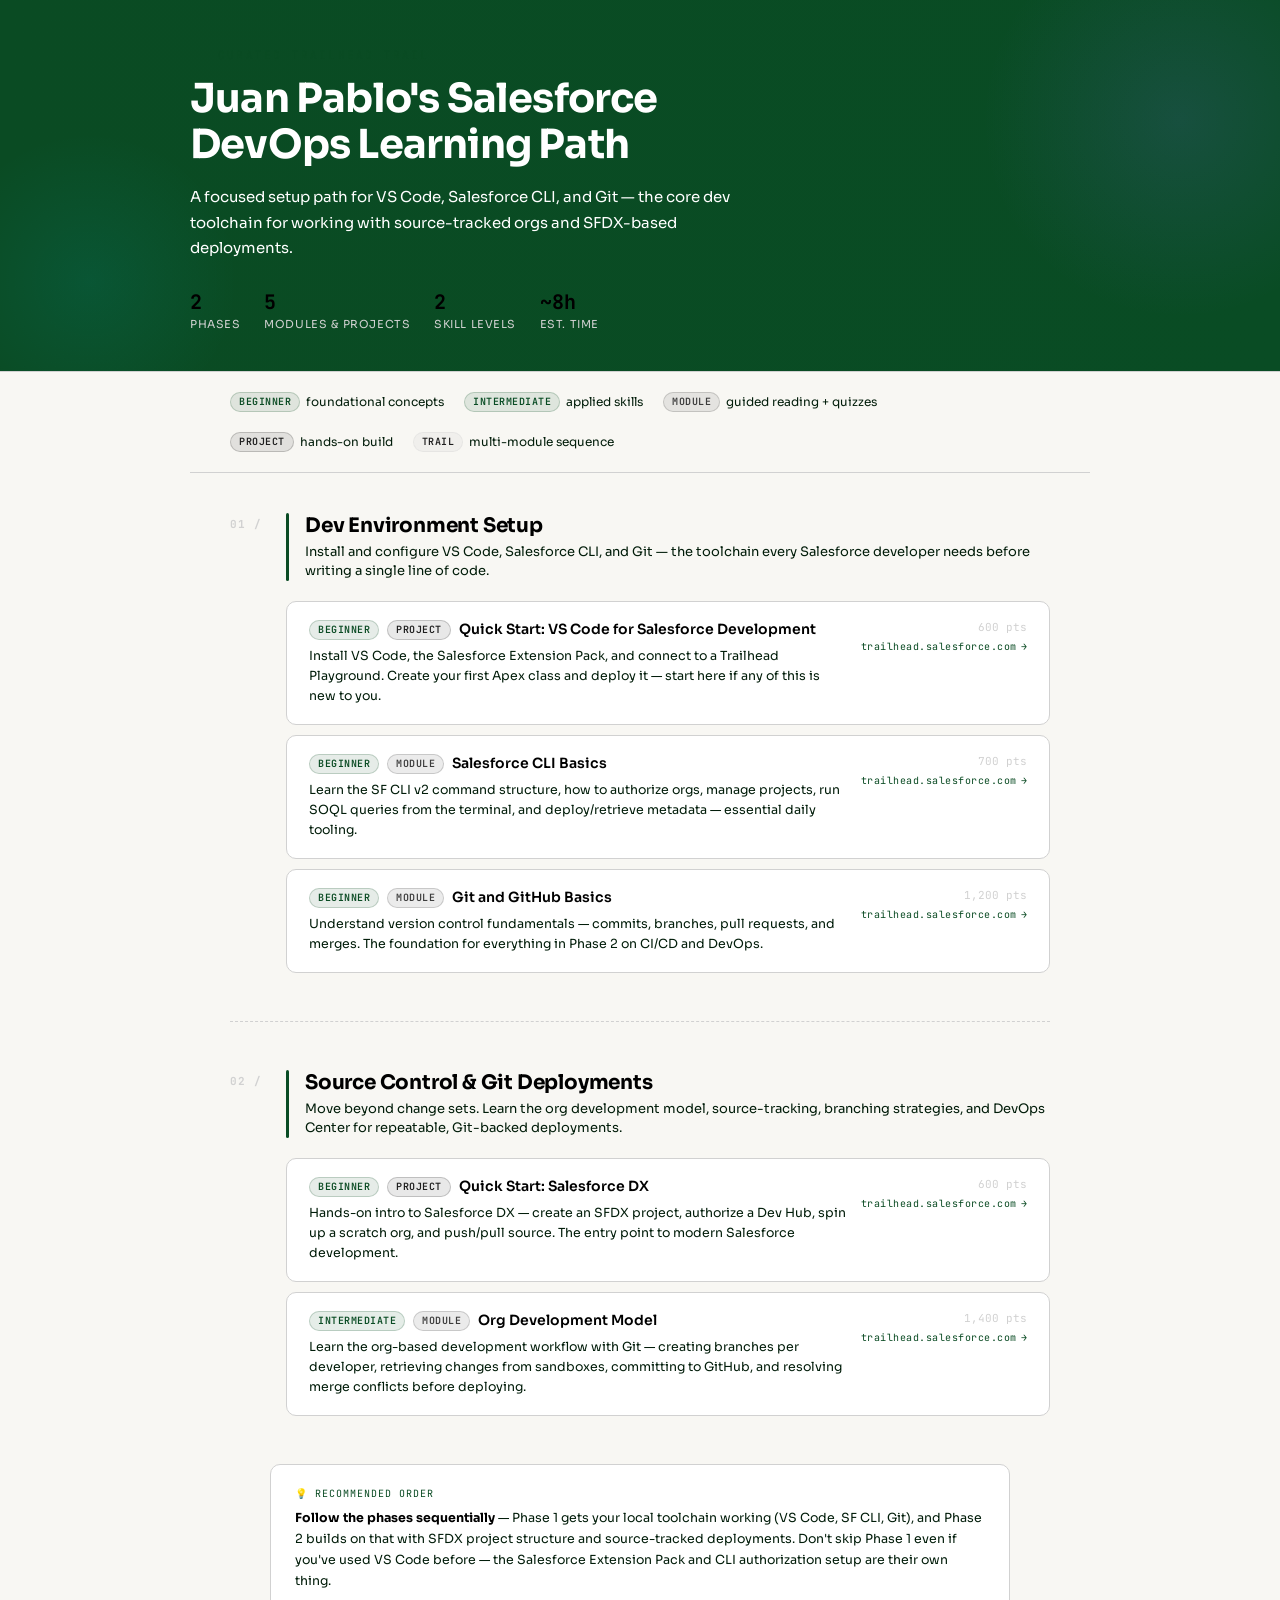
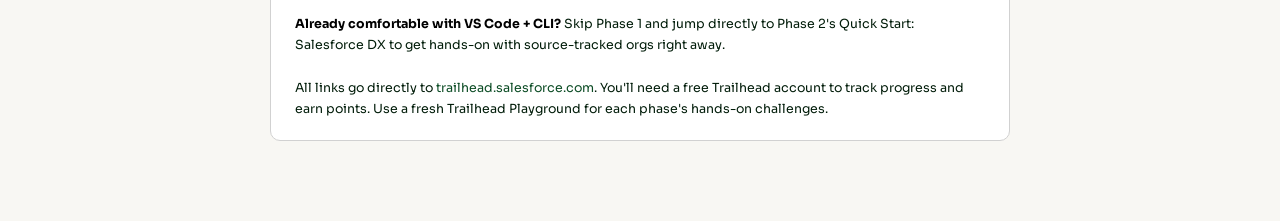
<file: jp-learning.html>
<!DOCTYPE html>
<html lang="en">
<head>
<meta charset="UTF-8">
<meta name="viewport" content="width=device-width, initial-scale=1.0">
<title>JP Salesforce DevOps</title>
<link href="https://fonts.googleapis.com/css2?family=JetBrains+Mono:wght@400;600;700&family=Sora:wght@300;400;600;700&display=swap" rel="stylesheet">
<style>
  :root {
  /* Background Colors */
  --color-white-smoke: #f8f7f3;
  --color-ghost-white: #fafafa;
  --color-white: #ffffff;
  --color-black: #001c09;
  --color-dark-gray: #094c24;

  /* Gradients */
  --gradient-linear: linear-gradient(to right, #0a4b23, #094c24);

  /* Text Colors */
  --color-black-text: #000000;
  --color-dark-gray-text: #1e1e1e;
  --color-charcoal: #3c3c3c;
  --color-light-gray: #d1d1d1;
  --color-white-text: #ffffff;

  /* Button Colors */
  --color-black-btn: #000000;
  --color-lavender: #e5e7eb;

  /* MAPPED TO EXISTING SYSTEM */
  --bg: var(--color-white-smoke);
  --surface: var(--color-white);
  --surface2: var(--color-ghost-white);
  --border: var(--color-light-gray);

  --accent: #0a4b23;
  --accent2: #094c24;
  --accent3: #1e1e1e;
  --accent4: #0a4b23;

  --text: var(--color-black-text);
  --text-muted: var(--color-black);
  --text-dim: var(--color-light-gray);

  --badge-h: 32px;
}

* { box-sizing: border-box; margin: 0; padding: 0; }

body {
  font-family: 'Sora', sans-serif;
  background: var(--bg);
  color: var(--text);
  min-height: 100vh;
  padding: 0 0 80px;
}

/* HEADER */
header {
  background: var(--gradient-linear);
  border-bottom: 1px solid var(--border);
  padding: 48px 40px 40px;
  position: relative;
  overflow: hidden;
}
header::before {
  content: '';
  position: absolute;
  top: -80px; right: -100px;
  width: 400px; height: 400px;
  background: radial-gradient(circle, rgba(124,108,255,0.12) 0%, transparent 70%);
  pointer-events: none;
}
header::after {
  content: '';
  position: absolute;
  bottom: -60px; left: -60px;
  width: 300px; height: 300px;
  background: radial-gradient(circle, rgba(0,212,255,0.08) 0%, transparent 70%);
  pointer-events: none;
}

.header-inner {
  max-width: 900px;
  margin: 0 auto;
  position: relative;
  z-index: 1;
}

.header-label {
  font-family: 'JetBrains Mono', monospace;
  font-size: 11px;
  letter-spacing: 0.2em;
  text-transform: uppercase;
  color: var(--accent);
  margin-bottom: 14px;
  display: flex;
  align-items: center;
  gap: 8px;
}
.header-label::before {
  content: '';
  display: inline-block;
  width: 20px; height: 1px;
  background: var(--accent);
}

h1 {
  font-size: clamp(26px, 4vw, 40px);
  font-weight: 700;
  line-height: 1.15;
  letter-spacing: -0.02em;
  color: var(--color-white-text);
  margin-bottom: 16px;
}
h1 span {
  background: var(--gradient-linear);
  -webkit-background-clip: text;
  -webkit-text-fill-color: transparent;
  background-clip: text;
}

.header-desc {
  font-size: 15px;
  color: var(--color-white-text);
  max-width: 560px;
  line-height: 1.7;
  margin-bottom: 28px;
}

.header-stats {
  display: flex;
  gap: 24px;
  flex-wrap: wrap;
}
.stat {
  display: flex;
  flex-direction: column;
  gap: 2px;
}
.stat-val {
  font-family: 'JetBrains Mono', monospace;
  font-size: 20px;
  font-weight: 700;
  color: var(--color-black-text);
}
.stat-label {
  font-size: 11px;
  color: var(--text-dim);
  letter-spacing: 0.05em;
  text-transform: uppercase;
}

/* LEGEND */
.legend {
  max-width: 900px;
  margin: 0 auto;
  padding: 20px 40px;
  display: flex;
  gap: 20px;
  flex-wrap: wrap;
  border-bottom: 1px solid var(--border);
}
.legend-item {
  display: flex;
  align-items: center;
  gap: 6px;
  font-size: 12px;
  color: var(--text-muted);
}
.pill {
  display: inline-flex;
  align-items: center;
  height: 20px;
  padding: 0 8px;
  border-radius: 10px;
  font-family: 'JetBrains Mono', monospace;
  font-size: 10px;
  font-weight: 600;
  letter-spacing: 0.05em;
  text-transform: uppercase;
}

.pill-beginner {
  background: rgba(10, 75, 35, 0.1);
  color: var(--accent);
  border: 1px solid rgba(10, 75, 35, 0.2);
}
.pill-intermediate {
  background: rgba(9, 76, 36, 0.1);
  color: var(--accent2);
  border: 1px solid rgba(9, 76, 36, 0.2);
}
.pill-module {
  background: rgba(60, 60, 60, 0.1);
  color: var(--color-charcoal);
  border: 1px solid rgba(60, 60, 60, 0.2);
}
.pill-project {
  background: rgba(30, 30, 30, 0.1);
  color: var(--color-dark-gray-text);
  border: 1px solid rgba(30, 30, 30, 0.2);
}
.pill-trail {
  background: rgba(209, 209, 209, 0.2);
  color: var(--color-dark-gray-text);
  border: 1px solid rgba(209, 209, 209, 0.3);
}

/* PHASES */
.phases {
  max-width: 900px;
  margin: 0 auto;
  padding: 40px 40px 0;
  display: flex;
  flex-direction: column;
  gap: 48px;
}

.phase-header {
  display: flex;
  align-items: flex-start;
  gap: 16px;
  margin-bottom: 20px;
}

.phase-num {
  font-family: 'JetBrains Mono', monospace;
  font-size: 11px;
  font-weight: 700;
  color: var(--text-dim);
  letter-spacing: 0.1em;
  padding-top: 4px;
  min-width: 40px;
}

.phase-title-block { flex: 1; }

.phase-title {
  font-size: 20px;
  font-weight: 700;
  letter-spacing: -0.01em;
  color: var(--color-black-text); /* Updated for readability based on specs */
  margin-bottom: 4px;
}

.phase-subtitle {
  font-size: 13px;
  color: var(--text-muted);
  line-height: 1.5;
}

.phase-accent {
  width: 3px;
  border-radius: 3px;
  align-self: stretch;
  min-height: 40px;
}

/* CARDS */
.cards {
  display: flex;
  flex-direction: column;
  gap: 10px;
  padding-left: 56px;
}

.card {
  background: var(--surface);
  border: 1px solid var(--border);
  border-radius: 10px;
  padding: 18px 22px;
  display: grid;
  grid-template-columns: 1fr auto;
  gap: 12px;
  align-items: start;
  text-decoration: none;
  color: inherit;
  transition: border-color 0.15s, background 0.15s, transform 0.1s;
  position: relative;
  overflow: hidden;
}
.card::before {
  content: '';
  position: absolute;
  top: 0; left: 0;
  width: 3px; height: 100%;
  opacity: 0;
  transition: opacity 0.15s;
}
.card:hover {
  border-color: var(--accent);
  background: var(--surface2);
  transform: translateX(2px);
}
.card:hover::before { opacity: 1; }

/* Phase accent colors applied to card hover lines */
.phase-1 .card::before,
.phase-1 .phase-accent {
  background: var(--accent);
}
.phase-2 .card::before,
.phase-2 .phase-accent {
  background: var(--accent2);
}
.phase-3 .card::before,
.phase-3 .phase-accent {
  background: var(--color-charcoal);
}
.phase-4 .card::before,
.phase-4 .phase-accent {
  background: var(--color-dark-gray-text);
}

.card-left { min-width: 0; }

.card-top {
  display: flex;
  align-items: center;
  gap: 8px;
  margin-bottom: 6px;
  flex-wrap: wrap;
}

.card-title {
  font-size: 14px;
  font-weight: 600;
  color: var(--color-black-text);
  line-height: 1.3;
}

.card-desc {
  font-size: 12.5px;
  color: var(--text-muted);
  line-height: 1.6;
}

.card-right {
  display: flex;
  flex-direction: column;
  align-items: flex-end;
  gap: 6px;
  flex-shrink: 0;
}

.card-points {
  font-family: 'JetBrains Mono', monospace;
  font-size: 11px;
  color: var(--text-dim);
  white-space: nowrap;
}

.card-link {
  font-family: 'JetBrains Mono', monospace;
  font-size: 10px;
  color: var(--accent);
  letter-spacing: 0.05em;
  white-space: nowrap;
  display: flex;
  align-items: center;
  gap: 4px;
}
.card-link::after { content: '→'; }

/* DIVIDER */
.phase-divider {
  border: none;
  border-top: 1px dashed var(--border);
  margin: 0;
}

/* FOOTER NOTE */
.footer-note {
  max-width: 900px;
  margin: 48px auto 0;
  padding: 0 40px;
  background: var(--surface);
  border: 1px solid var(--border);
  border-radius: 10px;
  padding: 20px 24px;
  font-size: 12.5px;
  color: var(--text-muted);
  line-height: 1.7;
}
.footer-note strong { color: var(--text); }
.footer-note a { color: var(--accent); text-decoration: none; }
.footer-note a:hover { text-decoration: underline; }

.tip-label {
  font-family: 'JetBrains Mono', monospace;
  font-size: 10px;
  letter-spacing: 0.1em;
  text-transform: uppercase;
  color: var(--accent);
  margin-bottom: 6px;
}

@media (max-width: 600px) {
  header { padding: 36px 20px 32px; }
  .legend { padding: 16px 20px; }
  .phases { padding: 28px 20px 0; }
  .cards { padding-left: 0; }
  .footer-note { margin: 28px 20px 0; }
  .card { grid-template-columns: 1fr; }
  .card-right { flex-direction: row; align-items: center; }
}
</style>
</head>
<body>

<header>
  <div class="header-inner">
    <div class="header-label">Curated Trailhead Trail</div>
    <h1>Juan Pablo's Salesforce<br> DevOps Learning Path</h1>
    <p class="header-desc">A focused setup path for VS Code, Salesforce CLI, and Git — the core dev toolchain for working with source-tracked orgs and SFDX-based deployments.</p>
    <div class="header-stats">
      <div class="stat"><span class="stat-val">2</span><span class="stat-label">Phases</span></div>
      <div class="stat"><span class="stat-val">5</span><span class="stat-label">Modules & Projects</span></div>
      <div class="stat"><span class="stat-val">2</span><span class="stat-label">Skill Levels</span></div>
      <div class="stat"><span class="stat-val">~8h</span><span class="stat-label">Est. Time</span></div>
    </div>
  </div>
</header>

<div class="legend">
  <div class="legend-item"><span class="pill pill-beginner">Beginner</span> foundational concepts</div>
  <div class="legend-item"><span class="pill pill-intermediate">Intermediate</span> applied skills</div>
  <div class="legend-item"><span class="pill pill-module">Module</span> guided reading + quizzes</div>
  <div class="legend-item"><span class="pill pill-project">Project</span> hands-on build</div>
  <div class="legend-item"><span class="pill pill-trail">Trail</span> multi-module sequence</div>
</div>

<div class="phases">

  <!-- PHASE 1 -->
  <div class="phase phase-1">
    <div class="phase-header">
      <span class="phase-num">01 /</span>
      <div class="phase-accent"></div>
      <div class="phase-title-block">
        <div class="phase-title">Dev Environment Setup</div>
        <div class="phase-subtitle">Install and configure VS Code, Salesforce CLI, and Git — the toolchain every Salesforce developer needs before writing a single line of code.</div>
      </div>
    </div>
    <div class="cards">

      <a class="card" href="https://trailhead.salesforce.com/content/learn/projects/quickstart-vscode-salesforce" target="_blank">
        <div class="card-left">
          <div class="card-top">
            <span class="pill pill-beginner">Beginner</span>
            <span class="pill pill-project">Project</span>
            <span class="card-title">Quick Start: VS Code for Salesforce Development</span>
          </div>
          <div class="card-desc">Install VS Code, the Salesforce Extension Pack, and connect to a Trailhead Playground. Create your first Apex class and deploy it — start here if any of this is new to you.</div>
        </div>
        <div class="card-right">
          <span class="card-points">600 pts</span>
          <span class="card-link">trailhead.salesforce.com</span>
        </div>
      </a>

      <a class="card" href="https://trailhead.salesforce.com/content/learn/modules/cli-basics" target="_blank">
        <div class="card-left">
          <div class="card-top">
            <span class="pill pill-beginner">Beginner</span>
            <span class="pill pill-module">Module</span>
            <span class="card-title">Salesforce CLI Basics</span>
          </div>
          <div class="card-desc">Learn the SF CLI v2 command structure, how to authorize orgs, manage projects, run SOQL queries from the terminal, and deploy/retrieve metadata — essential daily tooling.</div>
        </div>
        <div class="card-right">
          <span class="card-points">700 pts</span>
          <span class="card-link">trailhead.salesforce.com</span>
        </div>
      </a>

      <a class="card" href="https://trailhead.salesforce.com/content/learn/modules/git-and-git-hub-basics" target="_blank">
        <div class="card-left">
          <div class="card-top">
            <span class="pill pill-beginner">Beginner</span>
            <span class="pill pill-module">Module</span>
            <span class="card-title">Git and GitHub Basics</span>
          </div>
          <div class="card-desc">Understand version control fundamentals — commits, branches, pull requests, and merges. The foundation for everything in Phase 2 on CI/CD and DevOps.</div>
        </div>
        <div class="card-right">
          <span class="card-points">1,200 pts</span>
          <span class="card-link">trailhead.salesforce.com</span>
        </div>
      </a>

    </div>
  </div>

  <hr class="phase-divider">

  <!-- PHASE 2 -->
  <div class="phase phase-2">
    <div class="phase-header">
      <span class="phase-num">02 /</span>
      <div class="phase-accent"></div>
      <div class="phase-title-block">
        <div class="phase-title">Source Control & Git Deployments</div>
        <div class="phase-subtitle">Move beyond change sets. Learn the org development model, source-tracking, branching strategies, and DevOps Center for repeatable, Git-backed deployments.</div>
      </div>
    </div>
    <div class="cards">

      <a class="card" href="https://trailhead.salesforce.com/content/learn/projects/quick-start-salesforce-dx" target="_blank">
        <div class="card-left">
          <div class="card-top">
            <span class="pill pill-beginner">Beginner</span>
            <span class="pill pill-project">Project</span>
            <span class="card-title">Quick Start: Salesforce DX</span>
          </div>
          <div class="card-desc">Hands-on intro to Salesforce DX — create an SFDX project, authorize a Dev Hub, spin up a scratch org, and push/pull source. The entry point to modern Salesforce development.</div>
        </div>
        <div class="card-right">
          <span class="card-points">600 pts</span>
          <span class="card-link">trailhead.salesforce.com</span>
        </div>
      </a>

      <a class="card" href="https://trailhead.salesforce.com/content/learn/modules/org-development-model" target="_blank">
        <div class="card-left">
          <div class="card-top">
            <span class="pill pill-intermediate">Intermediate</span>
            <span class="pill pill-module">Module</span>
            <span class="card-title">Org Development Model</span>
          </div>
          <div class="card-desc">Learn the org-based development workflow with Git — creating branches per developer, retrieving changes from sandboxes, committing to GitHub, and resolving merge conflicts before deploying.</div>
        </div>
        <div class="card-right">
          <span class="card-points">1,400 pts</span>
          <span class="card-link">trailhead.salesforce.com</span>
        </div>
      </a>



</div>

<div style="max-width:900px; margin: 40px auto 0; padding: 0 40px;">
  <div class="footer-note">
    <div class="tip-label">💡 Recommended Order</div>
    <strong>Follow the phases sequentially</strong> — Phase 1 gets your local toolchain working (VS Code, SF CLI, Git), and Phase 2 builds on that with SFDX project structure and source-tracked deployments. Don't skip Phase 1 even if you've used VS Code before — the Salesforce Extension Pack and CLI authorization setup are their own thing. <br><br>
    <strong>Already comfortable with VS Code + CLI?</strong> Skip Phase 1 and jump directly to Phase 2's Quick Start: Salesforce DX to get hands-on with source-tracked orgs right away. <br><br>
    All links go directly to <a href="https://trailhead.salesforce.com" target="_blank">trailhead.salesforce.com</a>. You'll need a free Trailhead account to track progress and earn points. Use a fresh Trailhead Playground for each phase's hands-on challenges.
  </div>
</div>

</body>
</html>
</file>
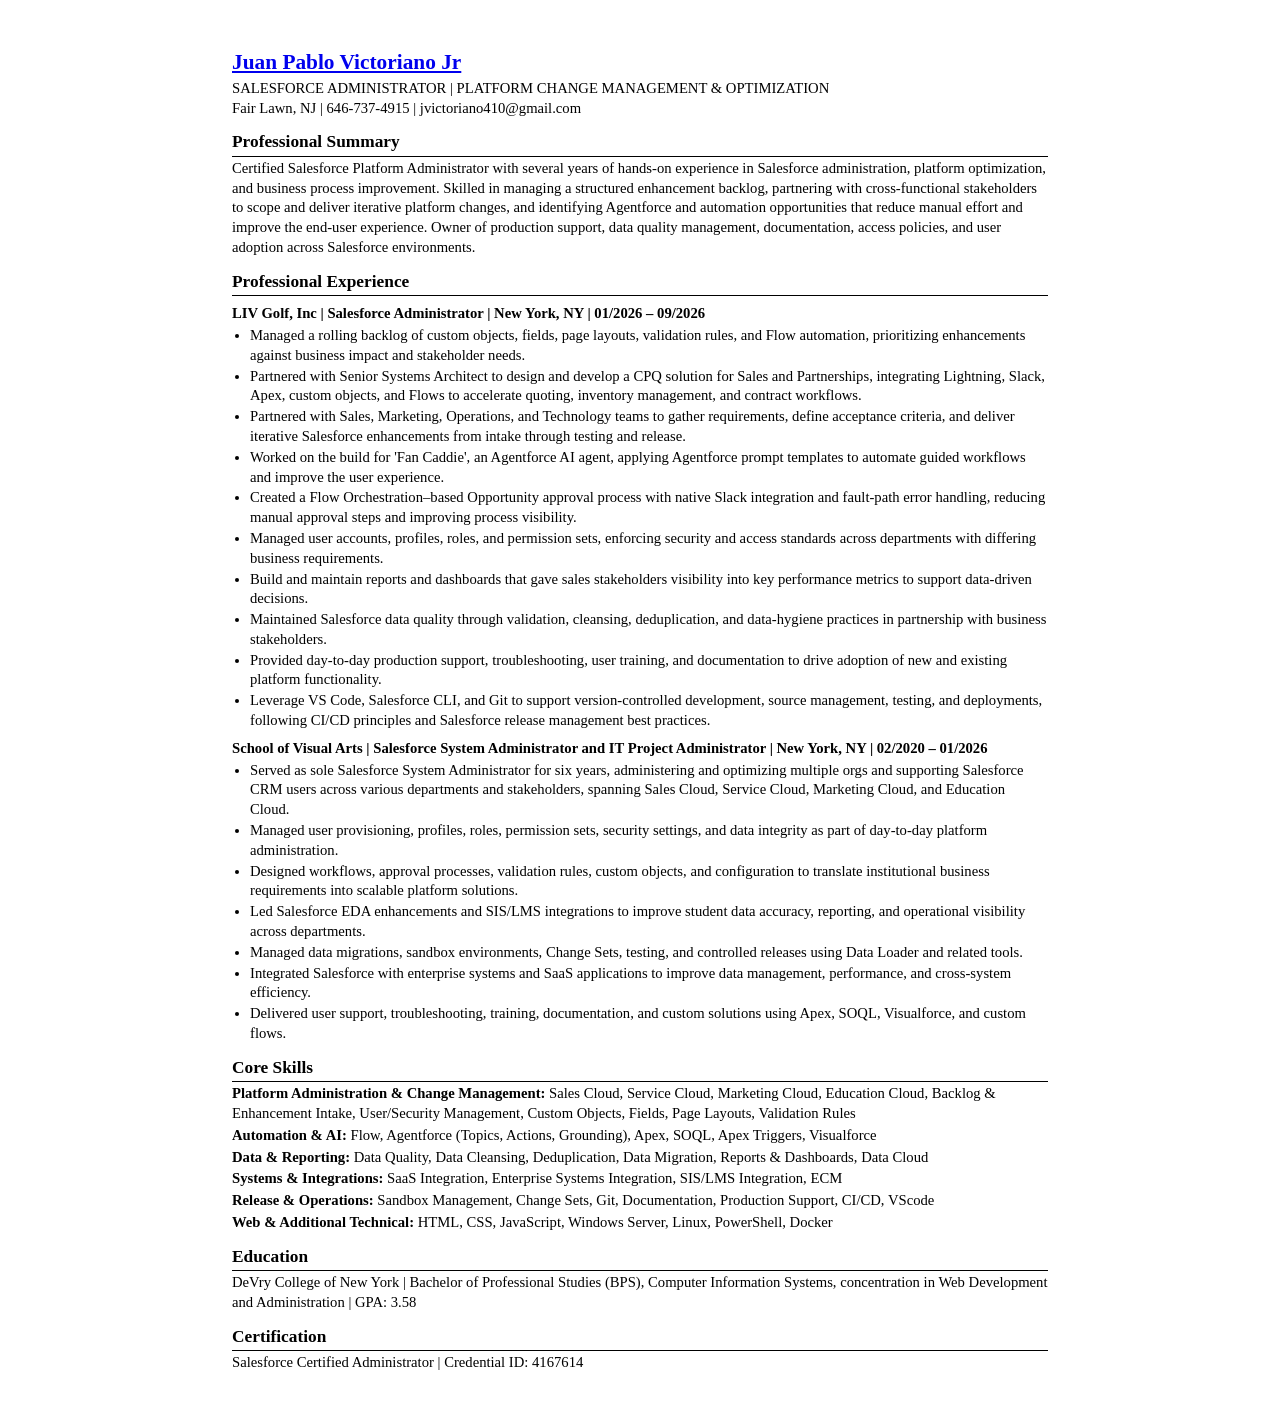
<file: Juan_Victoriano_Resume.html>
<!DOCTYPE html>
<html lang="en">
<head>
<meta charset="UTF-8">
<title>Juan Pablo Victoriano</title>
<style>
  * { box-sizing: border-box; }
  html, body {
margin: 0;
padding: 0;
background: #fff;
color: #000;
font-family: "Times New Roman", Times, serif;
font-size: 11pt;
line-height: 1.35;
  }
  .page {
max-width: 9.5in;
margin: 0 auto;
padding: 0.5in;
  }
  h1 {
font-size: 16pt;
font-weight: bold;
margin: 0 0 2px 0;
  }
  .contact {
font-size: 11pt;
margin: 0;
  }
  h2 {
font-size: 13pt;
font-weight: bold;
margin: 12px 0 2px 0;
padding-bottom: 2px;
border-bottom: 0.5px solid #000;
  }
  p { margin: 2px 0; }
  ul {
margin: 2px 0 0 0;
padding-left: 18px;
  }
  li { margin: 0 0 1px 0; }
  .job {
margin-top: 8px;
  }
  .company {
font-weight: bold;
font-size: 11pt;
margin: 0;
  }
  .job-title {
font-style: italic;
font-size: 11pt;
margin: 0 0 2px 0;
  }
  @media print {
.page { padding: 0.4in; max-width: none; }
  }
</style>
</head>
<body>
<div class="page no-select">
  <a href="https://juanvictoriano.github.io/juanvictoriano/" target="_blank" rel="noopener noreferrer"><h1>Juan Pablo Victoriano Jr</h1></a>
  <p class="contact">SALESFORCE ADMINISTRATOR | PLATFORM CHANGE MANAGEMENT &amp; OPTIMIZATION</p>
  <p class="contact">Fair Lawn, NJ | 646-737-4915 | jvictoriano410@gmail.com</p>

  <h2>Professional Summary</h2>
  <p>Certified Salesforce Platform Administrator with several years of hands-on experience in Salesforce administration, platform optimization, and business process improvement. Skilled in managing a structured 
   enhancement backlog, partnering with cross-functional stakeholders to scope and deliver iterative platform changes, and identifying Agentforce and automation opportunities that reduce manual effort and 
   improve the end-user experience. Owner of production support, data quality management, documentation, access policies, and user adoption across Salesforce environments.</p>

  <h2>Professional Experience</h2>
  <div class="job">
<p class="company">LIV Golf, Inc | Salesforce Administrator | New York, NY | 01/2026 – 09/2026</p>
<ul>
  <li>Managed a rolling backlog of custom objects, fields, page layouts, validation rules, and Flow automation, prioritizing enhancements against business impact and stakeholder needs.</li>
  <li>Partnered with Senior Systems Architect to design and develop a CPQ solution for Sales and Partnerships, integrating Lightning, Slack, Apex, custom objects, and Flows to accelerate quoting, inventory management, and contract workflows.</li>
  <li>Partnered with Sales, Marketing, Operations, and Technology teams to gather requirements, define acceptance criteria, and deliver iterative Salesforce enhancements from intake through testing and release.</li>
  <li>Worked on the build for 'Fan Caddie', an Agentforce AI agent, applying Agentforce prompt templates to automate guided workflows and improve the user experience.</li>
  <li>Created a Flow Orchestration–based Opportunity approval process with native Slack integration and fault-path error handling, reducing manual approval steps and improving process visibility.</li>
  <li>Managed user accounts, profiles, roles, and permission sets, enforcing security and access standards across departments with differing business requirements.</li>
  <li>Build and maintain reports and dashboards that gave sales stakeholders visibility into key performance metrics to support data-driven decisions.</li>
  <li>Maintained Salesforce data quality through validation, cleansing, deduplication, and data-hygiene practices in partnership with business stakeholders.</li>
  <li>Provided day-to-day production support, troubleshooting, user training, and documentation to drive adoption of new and existing platform functionality.</li>
  <li>Leverage VS Code, Salesforce CLI, and Git to support version-controlled development, source management, testing, and deployments, following CI/CD principles and Salesforce release management best practices.</li>
</ul>
  </div>
  <div class="job">
<p class="company">School of Visual Arts | Salesforce System Administrator and IT Project Administrator | New York, NY | 02/2020 – 01/2026</p>
<ul>
  <li>Served as sole Salesforce System Administrator for six years, administering and optimizing multiple orgs and supporting Salesforce CRM users across various departments and stakeholders, spanning Sales Cloud, Service Cloud, Marketing Cloud, and Education Cloud.</li>
  <li>Managed user provisioning, profiles, roles, permission sets, security settings, and data integrity as part of day-to-day platform administration.</li>
  <li>Designed workflows, approval processes, validation rules, custom objects, and configuration to translate institutional business requirements into scalable platform solutions.</li>
  <li>Led Salesforce EDA enhancements and SIS/LMS integrations to improve student data accuracy, reporting, and operational visibility across departments.</li>
  <li>Managed data migrations, sandbox environments, Change Sets, testing, and controlled releases using Data Loader and related tools.</li>
  <li>Integrated Salesforce with enterprise systems and SaaS applications to improve data management, performance, and cross-system efficiency.</li>
  <li>Delivered user support, troubleshooting, training, documentation, and custom solutions using Apex, SOQL, Visualforce, and custom flows.</li>
</ul>
  </div>

  <h2>Core Skills</h2>
  <p><strong>Platform Administration &amp; Change Management:</strong> Sales Cloud, Service Cloud, Marketing Cloud, Education Cloud, Backlog &amp; Enhancement Intake, User/Security Management, Custom Objects, Fields, Page Layouts, Validation Rules</p>
  <p><strong>Automation &amp; AI:</strong> Flow, Agentforce (Topics, Actions, Grounding), Apex, SOQL, Apex Triggers, Visualforce</p>
  <p><strong>Data &amp; Reporting:</strong> Data Quality, Data Cleansing, Deduplication, Data Migration, Reports &amp; Dashboards, Data Cloud</p>
  <p><strong>Systems &amp; Integrations:</strong> SaaS Integration, Enterprise Systems Integration, SIS/LMS Integration, ECM</p>
  <p><strong>Release &amp; Operations:</strong> Sandbox Management, Change Sets, Git, Documentation, Production Support, CI/CD, VScode</p>
  <p><strong>Web &amp; Additional Technical:</strong> HTML, CSS, JavaScript, Windows Server, Linux, PowerShell, Docker</p>

  <h2>Education</h2>
  <p>DeVry College of New York | Bachelor of Professional Studies (BPS), Computer Information Systems, concentration in Web Development and Administration | GPA: 3.58</p>

  <h2>Certification</h2>
  <p>Salesforce Certified Administrator | Credential ID: 4167614</p>
</div>
</body>
</html>
</file>
